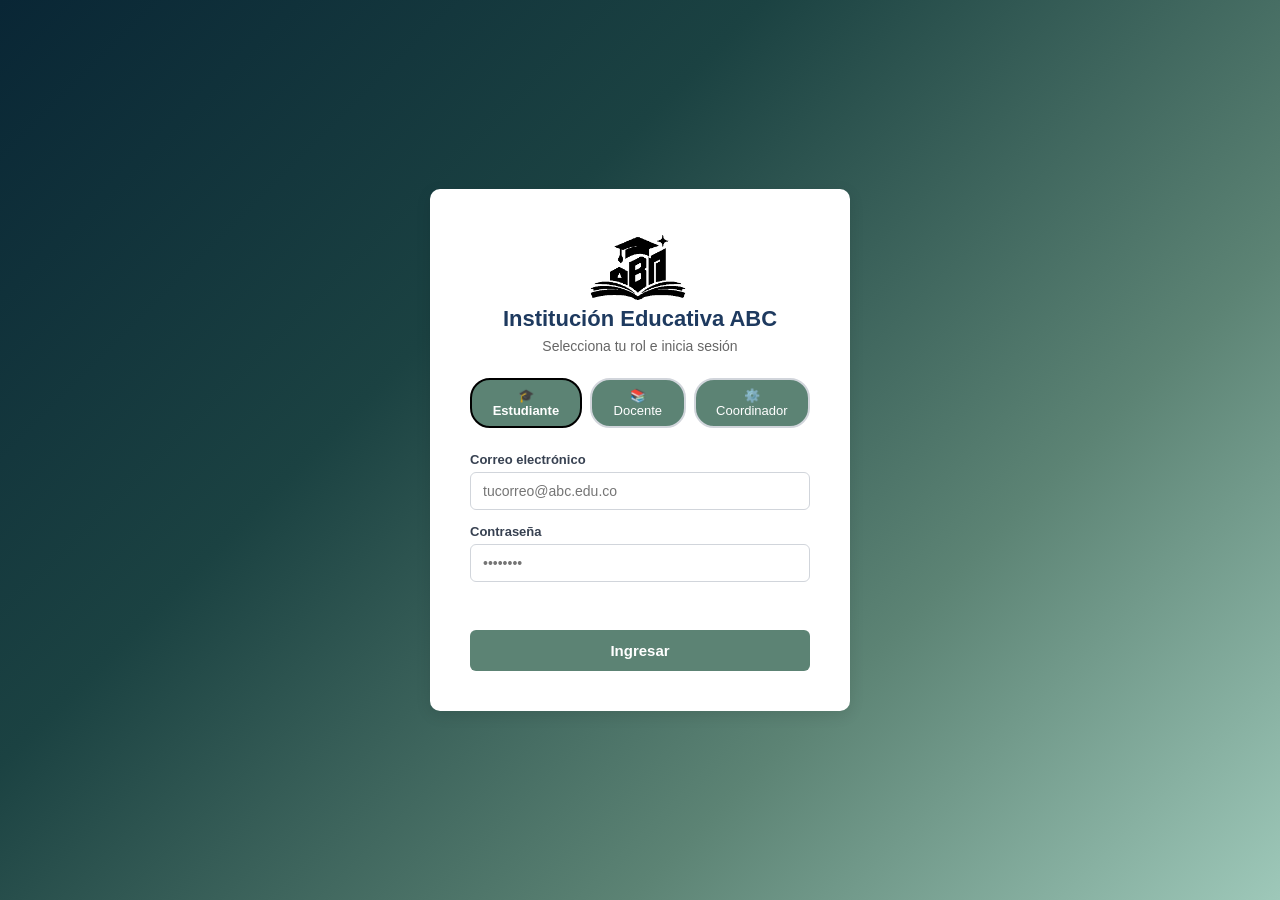
<file: index.html>
<!DOCTYPE html>
<html lang="es">
<head>
  <link rel="icon" type="image/png" href="/./images/favicon/favicon-96x96.png" sizes="96x96" />
  <link rel="icon" type="image/svg+xml" href="/./images/favicon/favicon.svg" />
  <link rel="shortcut icon" href="/./images/favicon/favicon.ico" />
  <link rel="apple-touch-icon" sizes="180x180" href="/./images/favicon/apple-touch-icon.png" />
  <link rel="manifest" href="/./images/favicon/site.webmanifest" />
  <meta charset="UTF-8" />
  <meta name="viewport" content="width=device-width, initial-scale=1.0"/>
  <title>LMS - Institución Educativa ABC</title>
  <link rel="stylesheet" href="./Styles/stylesLogin.css"/>
</head>
<body>

<div class="contenedor">
    <img src="./images/logo_negro.png" alt="Logo" width="40%">
    <h1>Institución Educativa ABC</h1>
    <p class="subtitulo">Selecciona tu rol e inicia sesión</p>

    <!-- Botones para elegir rol -->
    <div class="roles">
    <button class="btn-rol activo" onclick="cambiarRol('estudiante', this)">🎓 Estudiante</button>
    <button class="btn-rol" onclick="cambiarRol('docente', this)">📚 Docente</button>
    <button class="btn-rol" onclick="cambiarRol('coordinador', this)">⚙️ Coordinador</button>
    </div>

    <!-- Formulario de login -->
    <div class="formulario">


        <label for="correo">Correo electrónico</label>
        <input type="email" id="correo" placeholder="tucorreo@abc.edu.co" />

        <label for="contrasena">Contraseña</label>
        <input type="password" id="contrasena" placeholder="••••••••" />

        <p id="mensaje-error" class="error"></p>

        <button class="btn-ingresar" onclick="iniciarSesion()">Ingresar</button>

    </div>

</div>

<script src="./Scripts/loginIndex.js"></script>
</body>
</html>
</file>
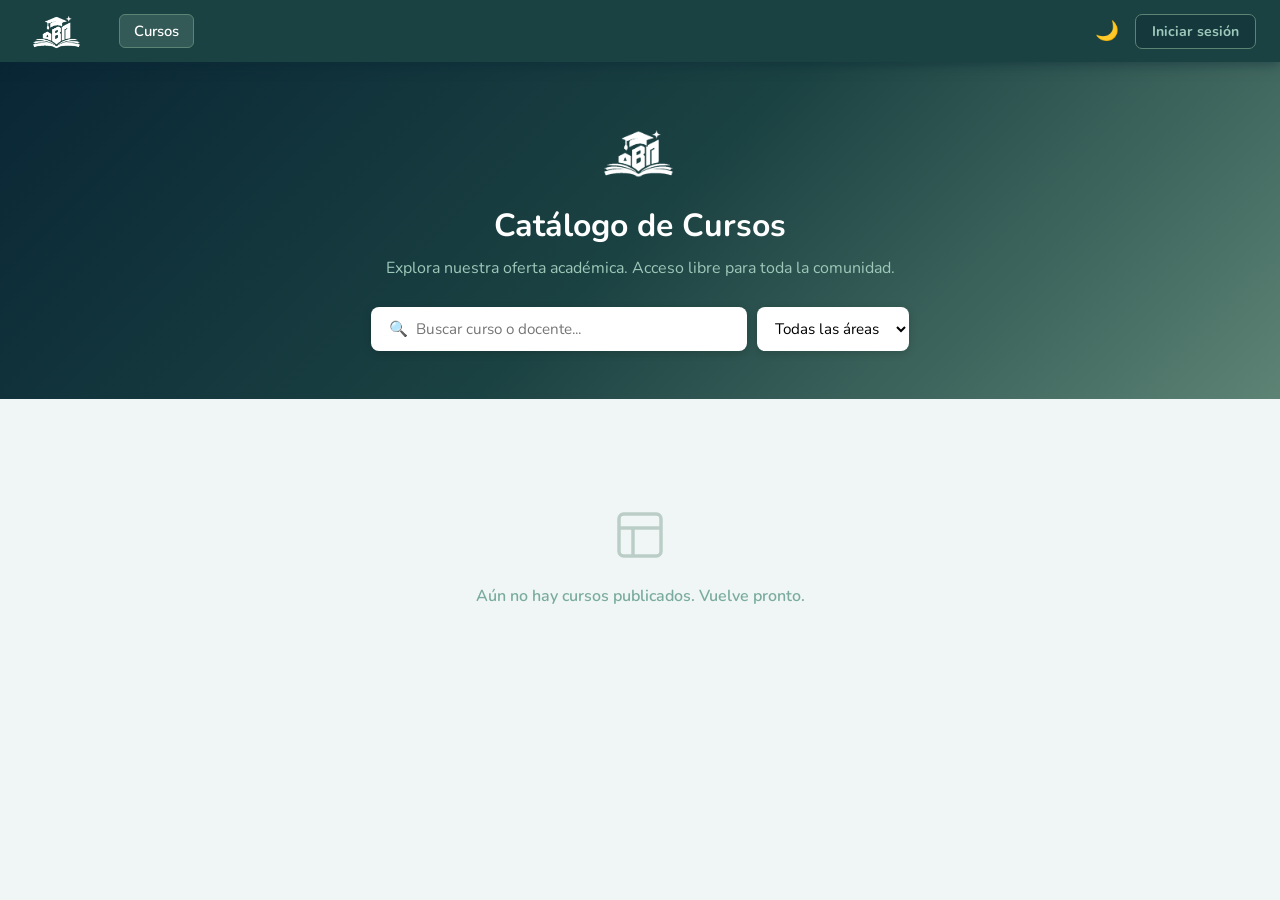
<file: Index.html>
<!DOCTYPE html>
<html lang="es">
<head>
  <link rel="icon" type="image/png" href="/./images/favicon/favicon-96x96.png" sizes="96x96" />
  <link rel="icon" type="image/svg+xml" href="/./images/favicon/favicon.svg" />
  <link rel="shortcut icon" href="/./images/favicon/favicon.ico" />
  <link rel="apple-touch-icon" sizes="180x180" href="/./images/favicon/apple-touch-icon.png" />
  <link rel="manifest" href="/./images/favicon/site.webmanifest" />
  <meta charset="UTF-8" />
  <meta name="viewport" content="width=device-width, initial-scale=1.0" />
  <title>Catálogo de Cursos — Institución Educativa ABC</title>
  <link rel="stylesheet" href="./Styles/Styles.css" />
  <link rel="stylesheet" href="./Styles/StylesIndex.css" />
</head>
<body>

  <!-- ── Navbar pública ────────────────────────────────── -->
  <header class="barraNav">
    <div class="logoBarra">
      <img src="./images/logo_blanco.png" alt="Logo" class="logo">
    </div>
    <nav class="menuStudent">
      <a href="./Index.html" class="nav-link active">Cursos</a>
    </nav>
    <div class="navControls">
      <button class="btnTheme" id="btnTheme" title="Cambiar tema">🌙</button>
      <a href="./pages/Login.html" class="btn-login-nav"> Iniciar sesión</a>
    </div>
  </header>

  <!-- ── Hero ──────────────────────────────────────────── -->
  <section class="hero">
    <img src="./images/logo_blanco.png" alt="Logo" class="hero-logo">
    <h1>Catálogo de Cursos</h1>
    <p>Explora nuestra oferta académica. Acceso libre para toda la comunidad.</p>
    <div class="search-wrap">
      <input type="text" id="busqueda" placeholder="🔍  Buscar curso o docente..." oninput="filtrar()" />
      <select id="filtroArea" onchange="filtrar()">
        <option value="">Todas las áreas</option>
      </select>
    </div>
  </section>

  <p class="resultado-info" id="infoResultados"></p>

  <!-- ── Grid de cursos ────────────────────────────────── -->
  <div class="grid-cursos" id="gridCursos"></div>

  <!-- ── Modal detalle ─────────────────────────────────── -->
  <div class="modal-overlay" id="modalOverlay" onclick="cerrarModal(event)">
    <div class="modal" id="modal">
      <div class="modal-header">
        <p class="modal-codigo" id="mCodigo"></p>
        <h2 class="modal-titulo" id="mNombre"></h2>
        <button class="btn-cerrar" onclick="cerrarModalBtn()">✕</button>
      </div>
      <div class="modal-body">
        <div class="modal-docente-card" id="mDocenteCard"></div>
        <p class="modal-desc" id="mDescripcion"></p>
        <p class="modulos-titulo">Módulos del curso</p>
        <div id="mModulos"></div>
      </div>
    </div>
  </div>

  <script src="./Scripts/ScriptIndex.js"></script>
</body>
</html>
</file>
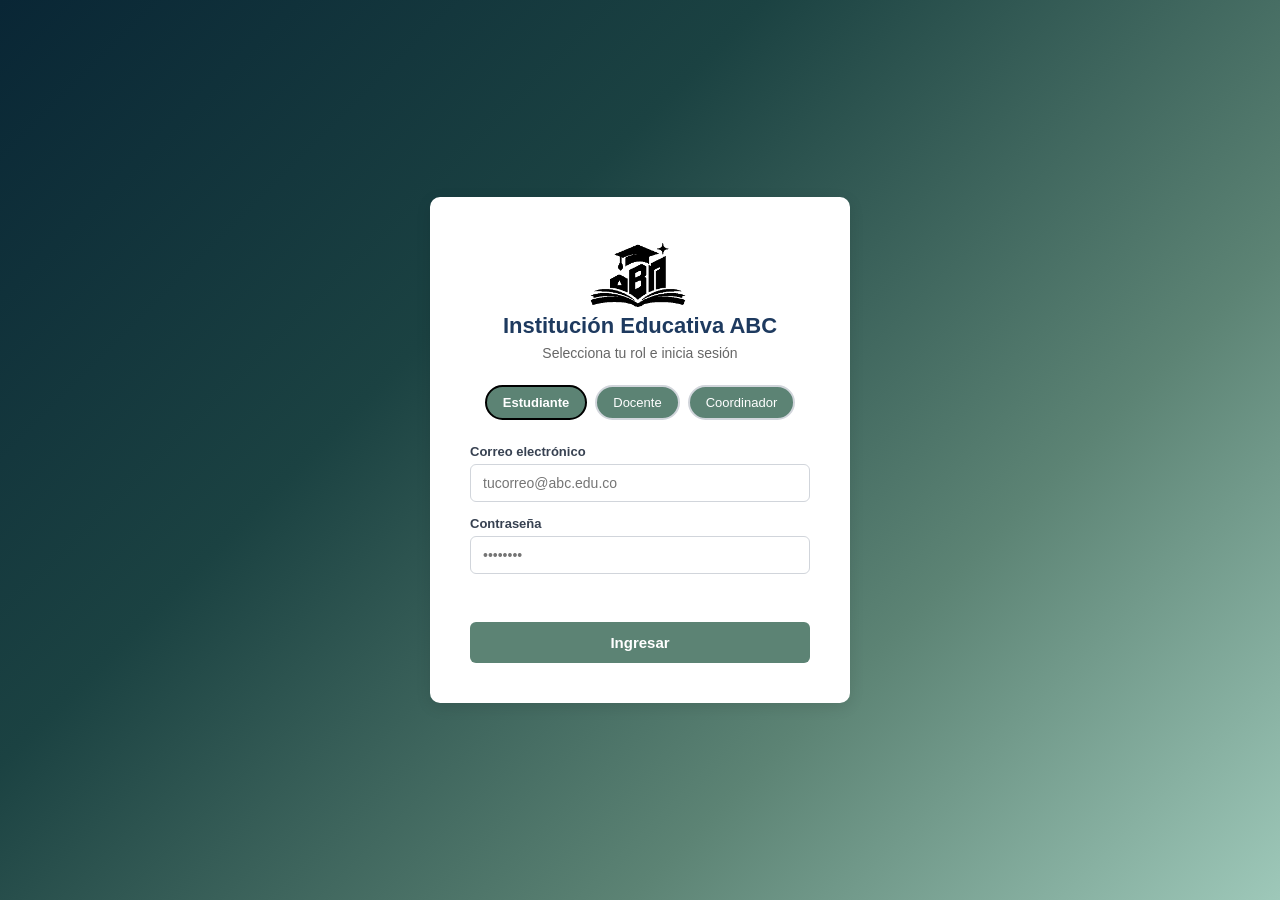
<file: Docentes.html>
<!DOCTYPE html>
<html lang="es">
<head>
  <meta charset="UTF-8">
  <title>Docentes</title>
  <link rel="stylesheet" href="Styles/Styles.css">
  <link rel="stylesheet" href="./Styles/Stylesdocentes.css">
</head>
<body>

  <header class="barraNav">
    <div class="logoBarra">
      <img src="images/logo_blanco.png" alt="Logo" class="logo">
    </div>
    <nav class="menuStudent">
      <a href="index.html" class="nav-link">Panel</a>
      <a href="#" class="nav-link">Cursos</a>
      <a href="Docentes.html" class="nav-link active">Docentes</a>
      <a href="#" class="nav-link">Administrativos</a>
    </nav>

    <div class="navControls">
      <button class="btnTheme" id="btnTheme" title="Cambiar tema">🌙</button>

      <select class="selectIdioma" id="selectIdioma">
        <option value="es">Español ▾</option>
        <option value="en">English ▾</option>
      </select>

      <div class="userMenu">
        <button class="userBtn" id="userBtn">
          <div class="userAvatar">
            <img src="images/ImagenPerfil.png" alt="Usuario">
          </div>
          <span class="userName">Andres Castellanos</span>
          <span class="arrow">▲</span>
        </button>

        <div class="dropdown" id="dropdown">
          <a href="#" class="dropItem">
            <img src="images/user.svg" class="dropIcon-img" alt="Mi perfil">
            Mi perfil
          </a>
          <a href="#" class="dropItem">
            <img src="images/settings.svg" class="dropIcon-img" alt="Ajustes">
            Ajustes
          </a>
          <div class="dropDivider"></div>
          <a href="#" class="dropItem logout">
            <img src="images/logout.svg" class="dropIcon-img" alt="Cerrar sesion">
            Cerrar sesión
          </a>
        </div>
      </div>
    </div>

  </header>

  <div class="pagina">

    <h2>Gestion de Docentes</h2>

    <div class="formulario">

      <input type="hidden" id="indiceEditar" value="-1">

      <label>Codigo:</label>
      <input type="text" id="codigo" placeholder="DOC-001">

      <label>Identificacion:</label>
      <input type="text" id="identificacion" placeholder="1098765432">

      <label>Nombres:</label>
      <input type="text" id="nombres" placeholder="Carlos">

      <label>Apellidos:</label>
      <input type="text" id="apellidos" placeholder="Martinez">

      <label>Email:</label>
      <input type="text" id="email" placeholder="correo@abc.edu.co">

      <label>URL foto:</label>
      <input type="text" id="foto" placeholder="https://...">

      <label>Area academica:</label>
      <select id="area">
        <option value="">Seleccionar...</option>
        <option>Biologia</option>
        <option>Informatica</option>
        <option>Matematicas</option>
        <option>Lengua Castellana</option>
        <option>Historia</option>
        <option>Fisica</option>
        <option>Quimica</option>
        <option>Artes</option>
        <option>Educacion Fisica</option>
      </select>

      <p id="error" style="color:red;"></p>

      <button onclick="guardar()">Guardar</button>
      <button onclick="limpiar()">Cancelar</button>

    </div>

    <h3>Lista de docentes</h3>

    <table id="tabla">
      <thead>
        <tr>
          <th>Foto</th>
          <th>Codigo</th>
          <th>Identificacion</th>
          <th>Nombres</th>
          <th>Apellidos</th>
          <th>Email</th>
          <th>Area</th>
          <th>Acciones</th>
        </tr>
      </thead>
      <tbody id="filas">
      </tbody>
    </table>

  </div>

  <script src="Scripts/barraNav.js"></script>
  <script src="Scripts/Scriptdocentes.js"></script>

</body>
</html>
</file>
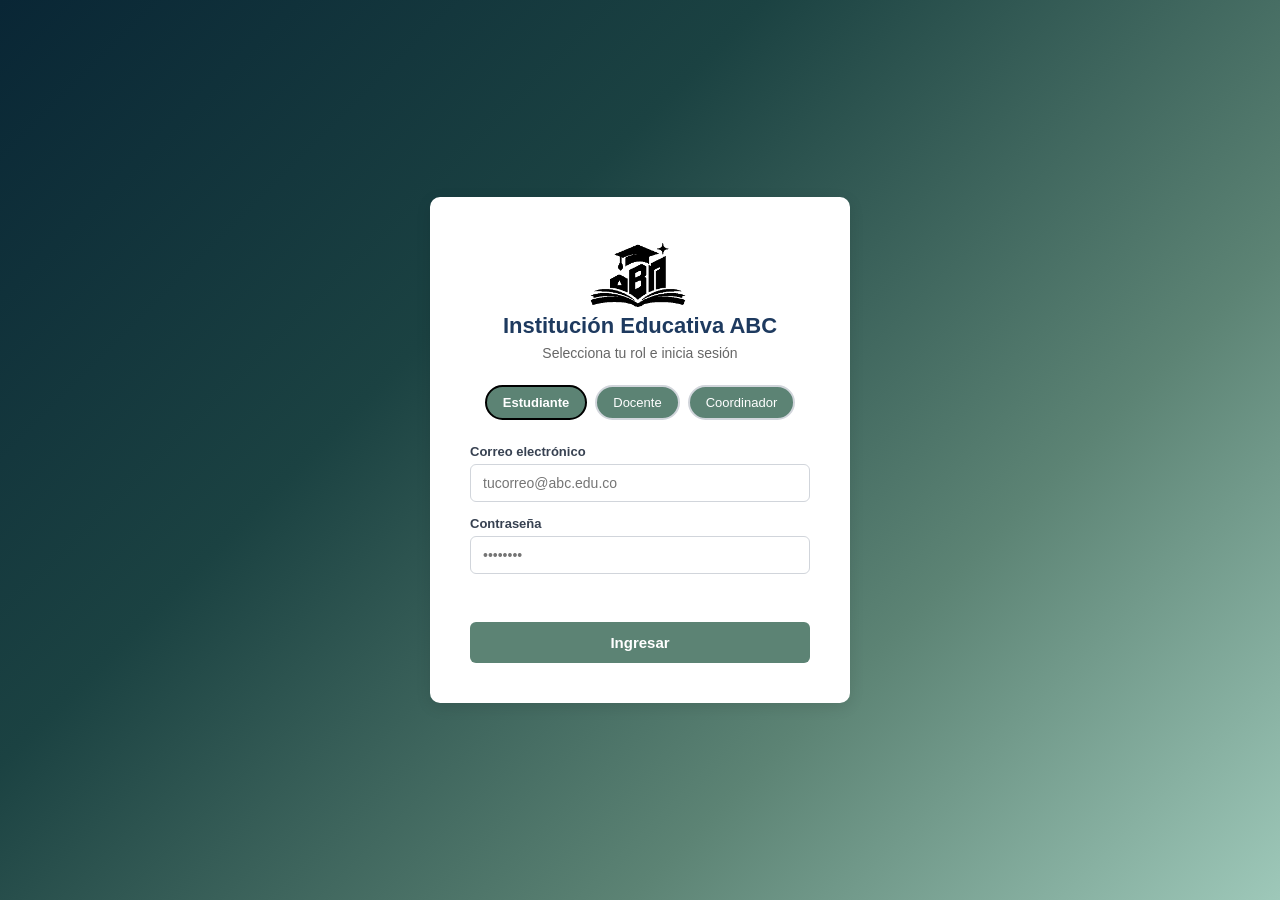
<file: pages/administrativos.html>
<!DOCTYPE html>
<html lang="es">
<head>
  <link rel="icon" type="image/png" href="/./images/favicon/favicon-96x96.png" sizes="96x96" />
  <link rel="icon" type="image/svg+xml" href="/./images/favicon/favicon.svg" />
  <link rel="shortcut icon" href="/./images/favicon/favicon.ico" />
  <link rel="apple-touch-icon" sizes="180x180" href="/./images/favicon/apple-touch-icon.png" />
  <link rel="manifest" href="/./images/favicon/site.webmanifest" />
  <meta charset="UTF-8">
  <meta name="viewport" content="width=device-width, initial-scale=1.0">
  <title>Administrativos - Institución Educativa ABC</title>
  <link rel="stylesheet" href="../Styles/Styles.css">
  <link rel="stylesheet" href="../Styles/StylesAdmin.css">
</head>
<body>

  <header class="barraNav">
    <div class="logoBarra">
      <img src="../images/logo_blanco.png" alt="Logo" class="logo">
    </div>

    <nav class="menuStudent">
      <a href="./principal.html" class="nav-link">Panel</a>
      <a href="./Cursos.html" class="nav-link">Cursos</a>
      <a href="./Docentes.html" class="nav-link">Docentes</a>
      <a href="./administrativos.html" class="nav-link active">Administrativos</a>
    </nav>

    <div class="navControls">
      <button class="btnTheme" id="btnTheme" title="Cambiar tema">🌙</button>

      <select class="selectIdioma" id="selectIdioma">
        <option value="es">Español ▾</option>
        <option value="en">English ▾</option>
      </select>

      <div class="userMenu">
        <button class="userBtn" id="userBtn">
          <div class="userAvatar">
            <img src="../images/ImagenPerfil.png" alt="Usuario">
          </div>
          <span class="userName">Usuario</span>
          <span class="arrow">▲</span>
        </button>

        <div class="dropdown" id="dropdown">
          <a href="./perfil.html" class="dropItem">
            <img src="../images/user.svg" class="dropIcon-img" alt="Mi perfil">
            Mi perfil
          </a>
          <a href="#" class="dropItem">
            <img src="../images/settings.svg" class="dropIcon-img" alt="Ajustes">
            Ajustes
          </a>
          <div class="dropDivider"></div>
          <a href="../index.html" class="dropItem logout">
            <img src="../images/logout.svg" class="dropIcon-img" alt="Cerrar sesión">
            Cerrar sesión
          </a>
        </div>
      </div>
    </div>
  </header>

  <div class="pagina">

    <div class="pagina-header">
      <div>
        <h2>Gestión de Administrativos</h2>
        <p class="pagina-subtitulo">Crea, edita y administra el personal administrativo de la institución.</p>
      </div>
      <button class="btn-nuevo" onclick="abrirFormulario()">+ Nuevo Administrativo</button>
    </div>

    <!-- Barra de búsqueda -->
    <div class="barra-busqueda">
      <input type="text" id="busqueda" placeholder="🔍  Buscar por nombre, cargo, email..." oninput="filtrarTabla()">
      <span class="contador" id="contador">0 registros</span>
    </div>

    <!-- Tabla -->
    <div class="tabla-wrapper">
      <table id="tablaAdmins">
        <thead>
          <tr>
            <th>Identificación</th>
            <th>Nombres</th>
            <th>Apellidos</th>
            <th>Email</th>
            <th>Teléfono</th>
            <th>Cargo</th>
            <th>Acciones</th>
          </tr>
        </thead>
        <tbody id="filasAdmins"></tbody>
      </table>
    </div>

  </div>

  <!-- Modal formulario -->
  <div class="modal-overlay" id="modalOverlay" onclick="cerrarModalOverlay(event)">
    <div class="modal" id="modal">

      <div class="modal-header">
        <h3 id="tituloModal">Nuevo Administrativo</h3>
        <button class="modal-close" onclick="cerrarFormulario()">✕</button>
      </div>

      <div class="modal-body">
        <input type="hidden" id="indiceEditar" value="-1">

        <div class="form-grid">
          <div class="form-group">
            <label for="identificacion">Identificación <span class="req">*</span></label>
            <input type="text" id="identificacion" placeholder="1098765432">
          </div>

          <input type="hidden" id="cargo" value="Administrativo">

          <div class="form-group">
            <label for="nombres">Nombres <span class="req">*</span></label>
            <input type="text" id="nombres" placeholder="Carlos Andrés">
          </div>

          <div class="form-group">
            <label for="apellidos">Apellidos <span class="req">*</span></label>
            <input type="text" id="apellidos" placeholder="Martínez López">
          </div>

          <div class="form-group">
            <label for="email">Email <span class="req">*</span></label>
            <input type="email" id="email" placeholder="correo@abc.edu.co">
          </div>

          <div class="form-group">
            <label for="telefono">Teléfono <span class="req">*</span></label>
            <input type="text" id="telefono" placeholder="3001234567">
          </div>

          <div class="form-group form-group--full">
            <label for="contrasena">Contraseña de acceso <span class="req">*</span></label>
            <div class="input-pass">
              <input type="password" id="contrasena" placeholder="Mínimo 6 caracteres">
              <button type="button" class="toggle-pass" onclick="togglePass()">👁</button>
            </div>
            <small class="hint">Esta contraseña le permitirá iniciar sesión como <strong>coordinador</strong>.</small>
          </div>
        </div>

        <p id="errorAdmin" class="error-msg"></p>
      </div>

      <div class="modal-footer">
        <button class="btn-cancelar" onclick="cerrarFormulario()">Cancelar</button>
        <button class="btn-guardar" onclick="guardar()">Guardar</button>
      </div>

    </div>
  </div>

  <script src="../Scripts/barraNav.js"></script>
  <script src="../Scripts/admins.js"></script>
</body>
</html>
</file>
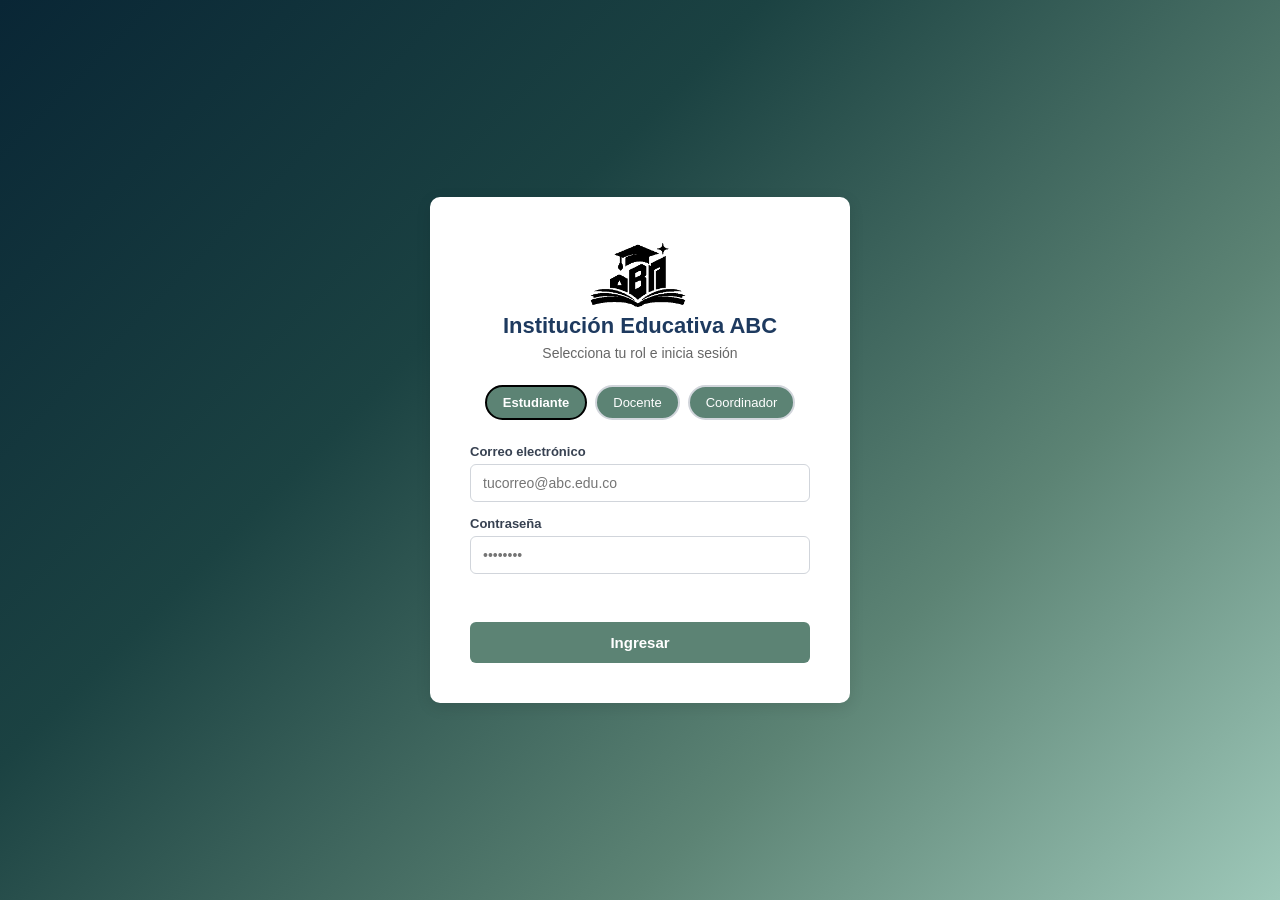
<file: pages/Cursos.html>
<!DOCTYPE html>
<html lang="es">
<head>
  <link rel="icon" type="image/png" href="/./images/favicon/favicon-96x96.png" sizes="96x96" />
  <link rel="icon" type="image/svg+xml" href="/./images/favicon/favicon.svg" />
  <link rel="shortcut icon" href="/./images/favicon/favicon.ico" />
  <link rel="apple-touch-icon" sizes="180x180" href="/./images/favicon/apple-touch-icon.png" />
  <link rel="manifest" href="/./images/favicon/site.webmanifest" />
  <meta charset="UTF-8">
  <title>Cursos</title>
  <link rel="stylesheet" href="../Styles/Styles.css">
  <link rel="stylesheet" href="../Styles/Stylescursos.css">
</head>
<body>

  <header class="barraNav">
    <div class="logoBarra">
      <img src="../images/logo_blanco.png" alt="Logo" class="logo">
    </div>
    <nav class="menuStudent">
      <a href="./principal.html" class="nav-link">Panel</a>
      <a href="./cursos.html" class="nav-link active">Cursos</a>
      <a href="./Docentes.html" class="nav-link">Docentes</a>
      <a href="./administrativos.html" class="nav-link">Administrativos</a>
    </nav>

    <div class="navControls">
      <button class="btnTheme" id="btnTheme" title="Cambiar tema">🌙</button>

      <select class="selectIdioma" id="selectIdioma">
        <option value="es">Español ▾</option>
        <option value="en">English ▾</option>
      </select>

      <div class="userMenu">
        <button class="userBtn" id="userBtn">
          <div class="userAvatar">
            <img src="../images/ImagenPerfil.png" alt="Usuario">
          </div>
          <span class="userName"></span>
          <span class="arrow">▲</span>
        </button>

        <div class="dropdown" id="dropdown">
          <a href="./perfil.html" class="dropItem">
            <img src="../images/user.svg" class="dropIcon-img" alt="Mi perfil">
            Mi perfil
          </a>
          <a href="#" class="dropItem">
            <img src="../images/settings.svg" class="dropIcon-img" alt="Ajustes">
            Ajustes
          </a>
          <div class="dropDivider"></div>
          <a href="../Index.html" class="dropItem logout">
            <img src="../images/logout.svg" class="dropIcon-img" alt="Cerrar sesion">
            Cerrar sesión
          </a>
        </div>
      </div>
    </div>
  </header>

  <div class="pagina">

    <!-- TABS de navegación -->
    <div class="tabs">
      <button class="tab activo" onclick="mostrarSeccion('seccionCursos', this)">Cursos</button>
      <button class="tab" onclick="mostrarSeccion('seccionModulos', this)">Módulos</button>
      <button class="tab" onclick="mostrarSeccion('seccionLecciones', this)">Lecciones</button>
    </div>

    <!-- ==================== SECCIÓN CURSOS ==================== -->
    <div id="seccionCursos" class="seccion">

      <h2>Gestión de Cursos</h2>

      <div class="formulario">
        <input type="hidden" id="indiceCurso" value="-1">

        <label>Código:</label>
        <input type="text" id="codigoCurso" placeholder="CUR-001">

        <label>Nombre:</label>
        <input type="text" id="nombreCurso" placeholder="Introducción a la Biología">

        <label>Descripción:</label>
        <textarea id="descripcionCurso" placeholder="Descripción del curso..."></textarea>

        <label>Docente:</label>
        <select id="docenteCurso">
          <option value="">Seleccionar docente...</option>
        </select>

        <p id="errorCurso" style="color:red;"></p>

        <button onclick="guardarCurso()">Guardar</button>
        <button onclick="limpiarCurso()">Cancelar</button>
      </div>

      <h3>Lista de Cursos</h3>

      <table id="tablaCursos">
        <thead>
          <tr>
            <th>Código</th>
            <th>Nombre</th>
            <th>Descripción</th>
            <th>Docente</th>
            <th>Acciones</th>
          </tr>
        </thead>
        <tbody id="filasCursos"></tbody>
      </table>

    </div>

    <!-- ==================== SECCIÓN MÓDULOS ==================== -->
    <div id="seccionModulos" class="seccion" style="display:none;">

      <h2>Gestión de Módulos</h2>

      <div class="formulario">
        <input type="hidden" id="indiceModulo" value="-1">

        <label>Código:</label>
        <input type="text" id="codigoModulo" placeholder="MOD-001">

        <label>Nombre:</label>
        <input type="text" id="nombreModulo" placeholder="Nombre del módulo">

        <label>Descripción:</label>
        <textarea id="descripcionModulo" placeholder="Descripción del módulo..."></textarea>

        <label>Curso al que pertenece:</label>
        <select id="cursoModulo">
          <option value="">Seleccionar curso...</option>
        </select>

        <p id="errorModulo" style="color:red;"></p>

        <button onclick="guardarModulo()">Guardar</button>
        <button onclick="limpiarModulo()">Cancelar</button>
      </div>

      <h3>Lista de Módulos</h3>

      <table id="tablaModulos">
        <thead>
          <tr>
            <th>Código</th>
            <th>Nombre</th>
            <th>Descripción</th>
            <th>Curso</th>
            <th>Acciones</th>
          </tr>
        </thead>
        <tbody id="filasModulos"></tbody>
      </table>

    </div>

    <!-- ==================== SECCIÓN LECCIONES ==================== -->
    <div id="seccionLecciones" class="seccion" style="display:none;">

      <h2>Gestión de Lecciones</h2>

      <div class="formulario">
        <input type="hidden" id="indiceLeccion" value="-1">

        <label>Título:</label>
        <input type="text" id="tituloLeccion" placeholder="Título de la lección">

        <label>Intensidad horaria (horas):</label>
        <input type="number" id="horasLeccion" placeholder="2" min="1">

        <label>Contenido:</label>
        <textarea id="contenidoLeccion" placeholder="Material de estudio..."></textarea>

        <label>Multimedia (URL de video, PDF o imagen):</label>
        <input type="text" id="multimediaLeccion" placeholder="https://...">

        <label>Módulo al que pertenece:</label>
        <select id="moduloLeccion">
          <option value="">Seleccionar módulo...</option>
        </select>

        <p id="errorLeccion" style="color:red;"></p>

        <button onclick="guardarLeccion()">Guardar</button>
        <button onclick="limpiarLeccion()">Cancelar</button>
      </div>

      <h3>Lista de Lecciones</h3>

      <table id="tablaLecciones">
        <thead>
          <tr>
            <th>Título</th>
            <th>Horas</th>
            <th>Contenido</th>
            <th>Multimedia</th>
            <th>Módulo</th>
            <th>Acciones</th>
          </tr>
        </thead>
        <tbody id="filasLecciones"></tbody>
      </table>

    </div>

  </div>

  <script src="../Scripts/barraNav.js"></script>
  <script src="../Scripts/Scriptcursos.js"></script>

</body>
</html>
</file>
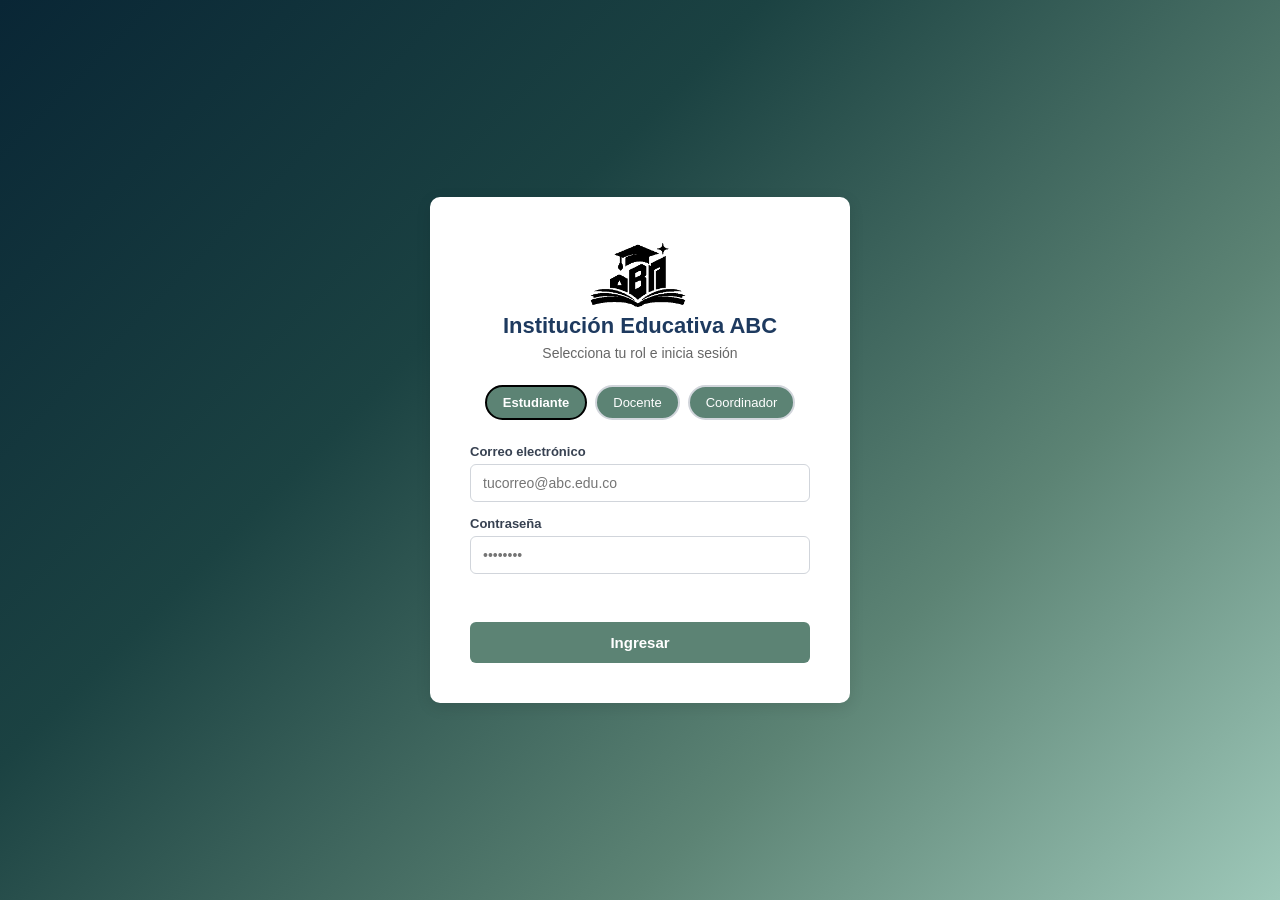
<file: pages/Docentes.html>
<!DOCTYPE html>
<html lang="es">
<head>
  <link rel="icon" type="image/png" href="/./images/favicon/favicon-96x96.png" sizes="96x96" />
  <link rel="icon" type="image/svg+xml" href="/./images/favicon/favicon.svg" />
  <link rel="shortcut icon" href="/./images/favicon/favicon.ico" />
  <link rel="apple-touch-icon" sizes="180x180" href="/./images/favicon/apple-touch-icon.png" />
  <link rel="manifest" href="/./images/favicon/site.webmanifest" />
  <meta charset="UTF-8">
  <title>Docentes</title>
  <link rel="stylesheet" href="../Styles/Styles.css">
  <link rel="stylesheet" href="../Styles/Stylesdocentes.css">
</head>
<body>

  <header class="barraNav">
    <div class="logoBarra">
      <img src="../images/logo_blanco.png" alt="Logo" class="logo">
    </div>
    <nav class="menuStudent">
      <a href="./principal.html" class="nav-link">Panel</a>
      <a href="./Cursos.html" class="nav-link">Cursos</a>
      <a href="./Docentes.html" class="nav-link active">Docentes</a>
      <a href="./administrativos.html" class="nav-link">Administrativos</a>
    </nav>

    <div class="navControls">
      <button class="btnTheme" id="btnTheme" title="Cambiar tema">🌙</button>

      <select class="selectIdioma" id="selectIdioma">
        <option value="es">Español ▾</option>
        <option value="en">English ▾</option>
      </select>

      <div class="userMenu">
        <button class="userBtn" id="userBtn">
          <div class="userAvatar">
            <img src="../images/ImagenPerfil.png" alt="Usuario">
          </div>
          <span class="userName"></span>
          <span class="arrow">▲</span>
        </button>

        <div class="dropdown" id="dropdown">
          <a href="./perfil.html" class="dropItem">
            <img src="../images/user.svg" class="dropIcon-img" alt="Mi perfil">
            Mi perfil
          </a>
          <a href="#" class="dropItem">
            <img src="../images/settings.svg" class="dropIcon-img" alt="Ajustes">
            Ajustes
          </a>
          <div class="dropDivider"></div>
          <a href="../Index.html" class="dropItem logout">
            <img src="../images/logout.svg" class="dropIcon-img" alt="Cerrar sesion">
            Cerrar sesión
          </a>
        </div>
      </div>
    </div>

  </header>

  <div class="pagina">

    <h2>Gestion de Docentes</h2>

    <div class="formulario">

      <input type="hidden" id="indiceEditar" value="-1">

      <label>Codigo:</label>
      <input type="text" id="codigo" placeholder="DOC-001">

      <label>Identificacion:</label>
      <input type="text" id="identificacion" placeholder="1098765432">

      <label>Nombres:</label>
      <input type="text" id="nombres" placeholder="Carlos">

      <label>Apellidos:</label>
      <input type="text" id="apellidos" placeholder="Martinez">

      <label>Email:</label>
      <input type="text" id="email" placeholder="correo@abc.edu.co">

      <label>URL foto:</label>
      <input type="text" id="foto" placeholder="https://...">

      <label>Area academica:</label>
      <select id="area">
        <option value="">Seleccionar...</option>
        <option>Biologia</option>
        <option>Informatica</option>
        <option>Matematicas</option>
        <option>Lengua Castellana</option>
        <option>Historia</option>
        <option>Fisica</option>
        <option>Quimica</option>
        <option>Artes</option>
        <option>Educacion Fisica</option>
      </select>

      <p id="error" style="color:red;"></p>

      <button onclick="guardar()">Guardar</button>
      <button onclick="limpiar()">Cancelar</button>

    </div>

    <h3>Lista de docentes</h3>

    <table id="tabla">
      <thead>
        <tr>
          <th>Foto</th>
          <th>Codigo</th>
          <th>Identificacion</th>
          <th>Nombres</th>
          <th>Apellidos</th>
          <th>Email</th>
          <th>Area</th>
          <th>Acciones</th>
        </tr>
      </thead>
      <tbody id="filas">
      </tbody>
    </table>

  </div>

  <script src="../Scripts/barraNav.js"></script>
  <script src="../Scripts/Scriptdocentes.js"></script>

</body>
</html>
</file>
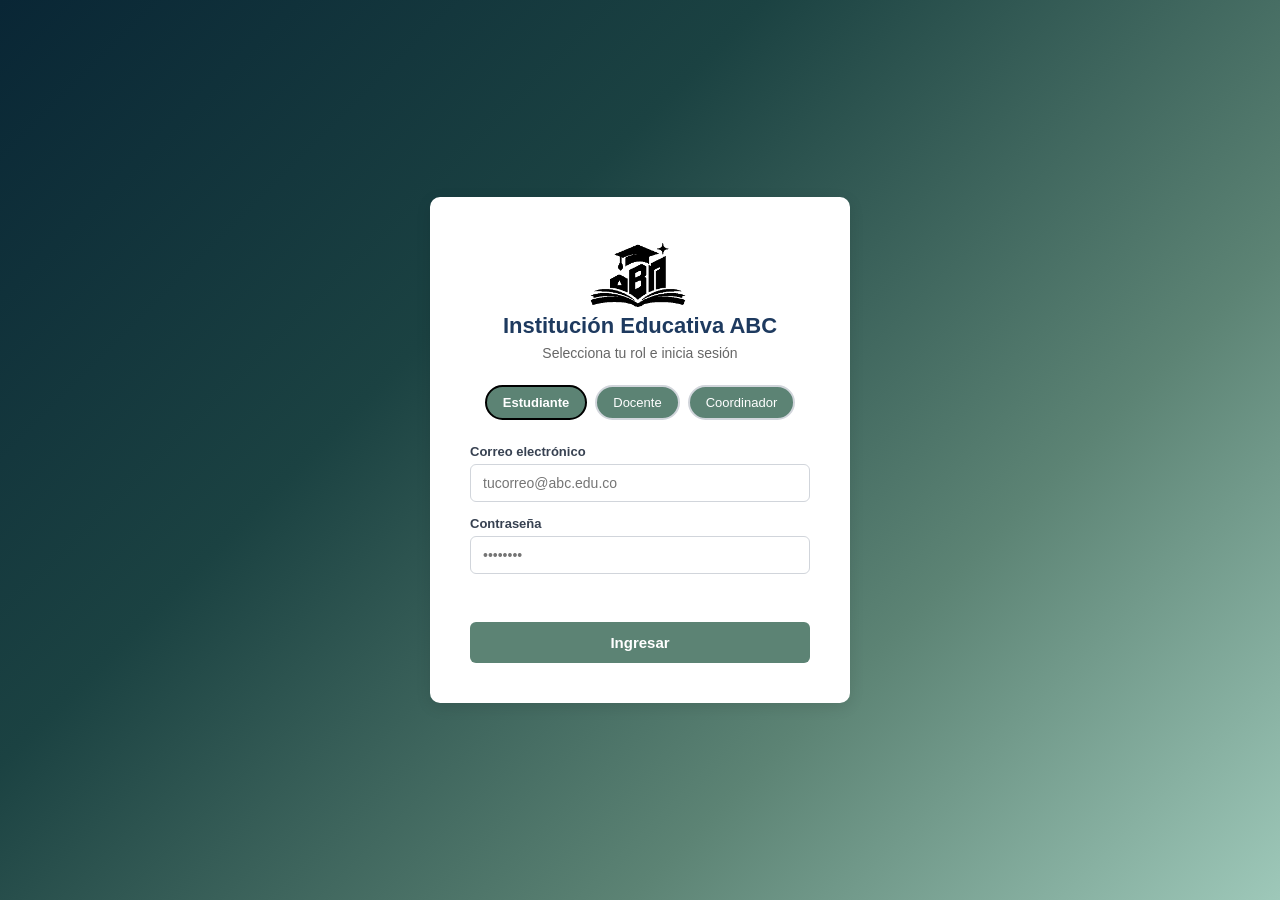
<file: pages/Login.html>
<!DOCTYPE html>
<html lang="es">
<head>
  <link rel="icon" type="image/png" href="/./images/favicon/favicon-96x96.png" sizes="96x96" />
  <link rel="icon" type="image/svg+xml" href="/./images/favicon/favicon.svg" />
  <link rel="shortcut icon" href="/./images/favicon/favicon.ico" />
  <link rel="apple-touch-icon" sizes="180x180" href="/./images/favicon/apple-touch-icon.png" />
  <link rel="manifest" href="/./images/favicon/site.webmanifest" />
  <meta charset="UTF-8" />
  <meta name="viewport" content="width=device-width, initial-scale=1.0"/>
  <title>LMS - Institución Educativa ABC</title>
  <link rel="stylesheet" href="../Styles/stylesLogin.css"/>
</head>
<body>

<div class="contenedor">
    <img src="../images/logo_negro.png" alt="Logo" width="40%">
    <h1>Institución Educativa ABC</h1>
    <p class="subtitulo">Selecciona tu rol e inicia sesión</p>

    <!-- Botones para elegir rol -->
    <div class="roles">
    <button class="btn-rol activo" onclick="cambiarRol('estudiante', this)"> Estudiante</button>
    <button class="btn-rol" onclick="cambiarRol('docente', this)"> Docente</button>
    <button class="btn-rol" onclick="cambiarRol('coordinador', this)"> Coordinador</button>
    </div>

    <!-- Formulario de login -->
    <div class="formulario">


        <label for="correo">Correo electrónico</label>
        <input type="email" id="correo" placeholder="tucorreo@abc.edu.co" />

        <label for="contrasena">Contraseña</label>
        <input type="password" id="contrasena" placeholder="••••••••" />

        <p id="mensaje-error" class="error"></p>

        <button class="btn-ingresar" onclick="iniciarSesion()">Ingresar</button>

    </div>

</div>

<script src="../Scripts/loginIndex.js"></script>
</body>
</html>
</file>
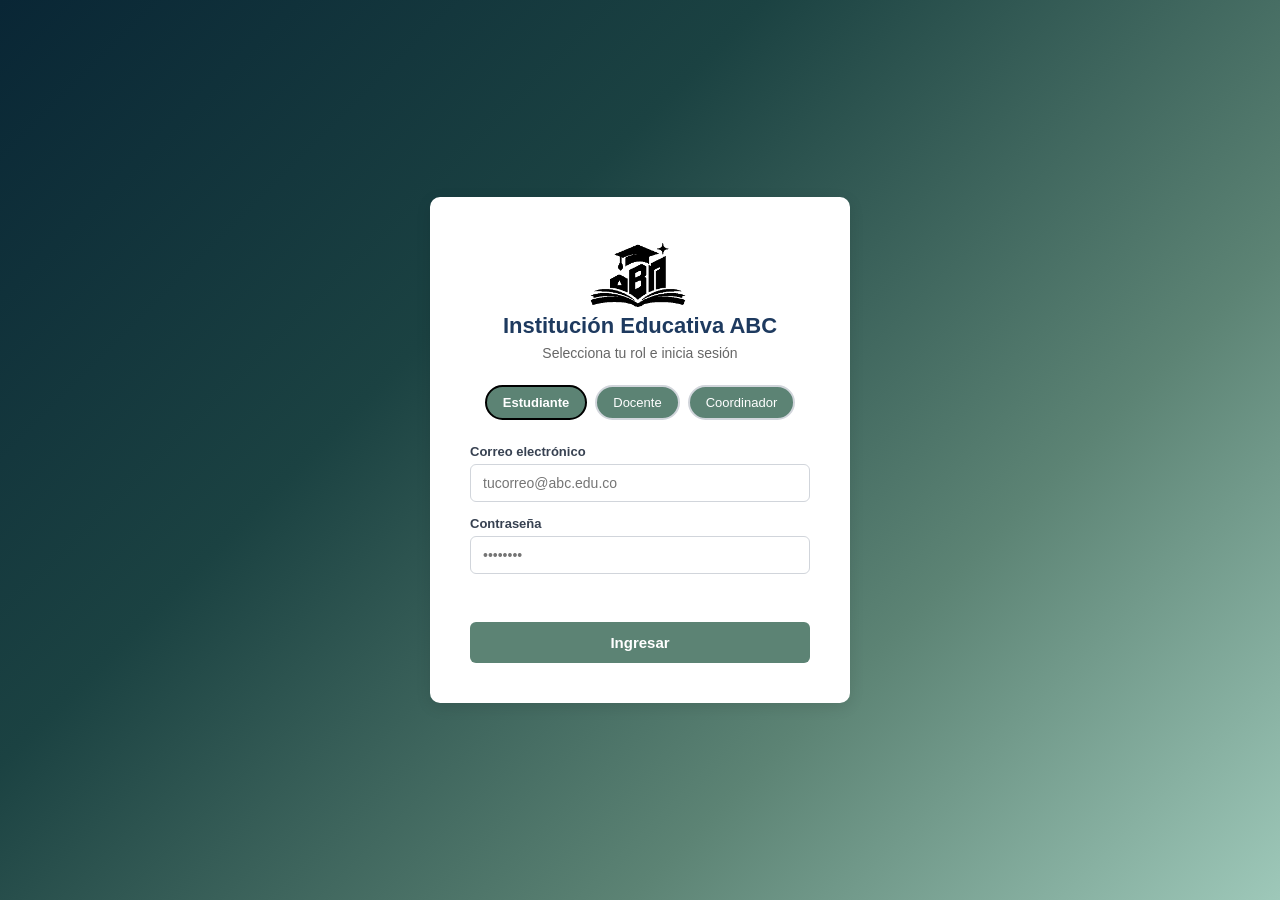
<file: pages/perfil.html>
<!DOCTYPE html>
<html lang="es">
<head>
  <link rel="icon" type="image/png" href="/./images/favicon/favicon-96x96.png" sizes="96x96" />
  <link rel="icon" type="image/svg+xml" href="/./images/favicon/favicon.svg" />
  <link rel="shortcut icon" href="/./images/favicon/favicon.ico" />
  <link rel="apple-touch-icon" sizes="180x180" href="/./images/favicon/apple-touch-icon.png" />
  <link rel="manifest" href="/./images/favicon/site.webmanifest" />
  <meta charset="UTF-8">
  <meta name="viewport" content="width=device-width, initial-scale=1.0">
  <title>Mi Perfil - Institución Educativa ABC</title>
  <link rel="stylesheet" href="../Styles/Styles.css">
  <link rel="stylesheet" href="../Styles/Stylesperfil.css">
</head>
<body>

  <header class="barraNav">
    <div class="logoBarra">
      <img src="../images/logo_blanco.png" alt="Logo" class="logo">
    </div>
    <nav class="menuStudent">
      <a href="./principal.html" class="nav-link">Panel</a>
      <a href="./Cursos.html" class="nav-link">Cursos</a>
      <a href="./Docentes.html" class="nav-link">Docentes</a>
      <a href="./administrativos.html" class="nav-link">Administrativos</a>
    </nav>
    <div class="navControls">
      <button class="btnTheme" id="btnTheme" title="Cambiar tema">🌙</button>
      <select class="selectIdioma" id="selectIdioma">
        <option value="es">Español ▾</option>
        <option value="en">English ▾</option>
      </select>
      <div class="userMenu">
        <button class="userBtn" id="userBtn">
          <div class="userAvatar">
            <img src="../images/ImagenPerfil.png" alt="Usuario" id="fotoNavbar">
          </div>
          <span class="userName" id="nombreNavbar">Usuario</span>
          <span class="arrow">▲</span>
        </button>
        <div class="dropdown" id="dropdown">
          <a href="./perfil.html" class="dropItem">
            <img src="../images/user.svg" class="dropIcon-img" alt="Mi perfil">
            Mi perfil
          </a>
          <a href="#" class="dropItem">
            <img src="../images/settings.svg" class="dropIcon-img" alt="Ajustes">
            Ajustes
          </a>
          <div class="dropDivider"></div>
          <a href="../index.html" class="dropItem logout">
            <img src="../images/logout.svg" class="dropIcon-img" alt="Cerrar sesión">
            Cerrar sesión
          </a>
        </div>
      </div>
    </div>
  </header>

  <div class="perfil-page">

    <!-- Cabecera del perfil -->
    <div class="perfil-hero">
      <div class="hero-banner"></div>
      <div class="hero-info">
        <div class="avatar-wrap">
          <img src="../images/ImagenPerfil.png" alt="Foto de perfil" id="fotoPerfil" class="avatar-img">
        </div>
        <div class="hero-texto">
          <h1 id="heroNombre">—</h1>
          <p id="heroRol" class="hero-rol">—</p>
        </div>
      </div>
    </div>

    <div class="perfil-contenido">

      <!-- Información Personal -->
      <section class="card-seccion">
        <div class="seccion-header">
          <h2>Información Personal</h2>
          <button class="btn-editar-seccion" id="btnEditarPersonal" onclick="toggleEditar('personal')">Editar</button>
        </div>
        <div class="campos-grid" id="grupoPersonal">
          <div class="campo-grupo">
            <label>Nombre completo</label>
            <input type="text" id="nombreCompleto" placeholder="Ingresa tu nombre completo" disabled>
          </div>
          <div class="campo-grupo">
            <label>Correo electrónico</label>
            <input type="email" id="correo" placeholder="correo@abc.edu.co" disabled>
          </div>
          <div class="campo-grupo">
            <label>Teléfono</label>
            <input type="text" id="telefono" placeholder="3001234567" disabled>
          </div>
          <div class="campo-grupo">
            <label>Dirección</label>
            <input type="text" id="direccion" placeholder="Calle 123 # 45-67, Ciudad" disabled>
          </div>
          <div class="campo-grupo">
            <label>Fecha de nacimiento</label>
            <input type="date" id="fechaNacimiento" disabled>
          </div>
          <div class="campo-grupo">
            <label>Género</label>
            <select id="genero" disabled>
              <option value="">Seleccionar...</option>
              <option value="Masculino">Masculino</option>
              <option value="Femenino">Femenino</option>
              <option value="Otro">Otro</option>
              <option value="Prefiero no decir">Prefiero no decir</option>
            </select>
          </div>
        </div>
        <div class="seccion-acciones" id="accionesPersonal" style="display:none;">
          <button class="btn-cancelar-edit" onclick="cancelarEditar('personal')">Cancelar</button>
          <button class="btn-guardar-edit" onclick="guardarSeccion('personal')">Guardar cambios</button>
        </div>
      </section>

      <!-- Información Institucional -->
      <section class="card-seccion">
        <div class="seccion-header">
          <h2>Información Institucional</h2>
          <button class="btn-editar-seccion" id="btnEditarInstitucional" onclick="toggleEditar('institucional')">Editar</button>
        </div>
        <div class="campos-grid" id="grupoInstitucional">
          <div class="campo-grupo">
            <label>Identificación</label>
            <input type="text" id="identificacion" placeholder="Número de identificación" disabled>
          </div>
          <div class="campo-grupo">
            <label>Rol en la institución</label>
            <input type="text" id="rolInstitucion" placeholder="—" disabled>
          </div>
          <div class="campo-grupo">
            <label>Código / ID institucional</label>
            <input type="text" id="codigoInstitucional" placeholder="Ej. EST-001" disabled>
          </div>
          <div class="campo-grupo">
            <label>Área / Grado</label>
            <input type="text" id="areaGrado" placeholder="Ej. Grado 10° / Informática" disabled>
          </div>
          <div class="campo-grupo">
            <label>Fecha de ingreso</label>
            <input type="date" id="fechaIngreso" disabled>
          </div>
          <div class="campo-grupo">
            <label>Estado</label>
            <select id="estadoUsuario" disabled>
              <option value="Activo">Activo</option>
              <option value="Inactivo">Inactivo</option>
              <option value="En proceso">En proceso</option>
            </select>
          </div>
        </div>
        <div class="seccion-acciones" id="accionesInstitucional" style="display:none;">
          <button class="btn-cancelar-edit" onclick="cancelarEditar('institucional')">Cancelar</button>
          <button class="btn-guardar-edit" onclick="guardarSeccion('institucional')">Guardar cambios</button>
        </div>
      </section>

      <!-- Seguridad -->
      <section class="card-seccion">
        <div class="seccion-header">
          <h2>Seguridad</h2>
          <button class="btn-editar-seccion" id="btnEditarSeguridad" onclick="toggleEditar('seguridad')">Editar</button>
        </div>
        <div class="campos-grid" id="grupoSeguridad">
          <div class="campo-grupo">
            <label>Contraseña actual</label>
            <input type="password" id="passActual" placeholder="••••••••" disabled>
          </div>
          <div class="campo-grupo">
            <label>Nueva contraseña</label>
            <input type="password" id="passNueva" placeholder="Mínimo 6 caracteres" disabled>
          </div>
          <div class="campo-grupo">
            <label>Confirmar nueva contraseña</label>
            <input type="password" id="passConfirmar" placeholder="Repite la nueva contraseña" disabled>
          </div>
        </div>
        <p id="errorSeguridad" class="error-msg"></p>
        <p id="okSeguridad" class="ok-msg"></p>
        <div class="seccion-acciones" id="accionesSeguridad" style="display:none;">
          <button class="btn-cancelar-edit" onclick="cancelarEditar('seguridad')">Cancelar</button>
          <button class="btn-guardar-edit" onclick="guardarSeguridad()">Actualizar contraseña</button>
        </div>
      </section>

    </div>
  </div>

  <script src="../Scripts/barraNav.js"></script>
  <script src="../Scripts/perfil.js"></script>
</body>
</html>
</file>
<file: Styles/stylesLogin.css>
/* Estilos generales */
* {
  margin: 0;
  padding: 0;
  box-sizing: border-box;
}

body {
  font-family: Arial, sans-serif;
  background: linear-gradient(135deg, #092635 0%, #1B4242 35%, #5C8374 70%, #9EC8B9 100%);
  display: flex;
  justify-content: center;
  align-items: center;
  min-height: 100vh;
}

/* Caja principal */
.contenedor {
  background-color: white;
  padding: 40px;
  border-radius: 10px;
  box-shadow: 0 4px 15px rgba(0, 0, 0, 0.1);
  width: 100%;
  max-width: 420px;
  text-align: center;
}

h1 {
  font-size: 22px;
  color: #1e3a5f;
  margin-bottom: 6px;
}

.subtitulo {
  font-size: 14px;
  color: #666;
  margin-bottom: 24px;
}

/* Botones de rol */
.roles {
  display: flex;
  gap: 8px;
  justify-content: center;
  margin-bottom: 24px;
}

.btn-rol {
  padding: 8px 16px;
  border: 2px solid #d1d5db;
  border-radius: 20px;
  background-color: #5C8374 ;
  cursor: pointer;
  font-size: 13px;
  color: white;
  transition: all 0.2s;
}

.btn-rol:hover {
  border-color: #092635;
}

.btn-rol.activo {
  background-color: #5C8374;
  border-color: black;
  color: white;
  font-weight: bold;
}

/* Formulario */
.formulario {
  text-align: left;
}



label {
  display: block;
  font-size: 13px;
  font-weight: bold;
  color: #374151;
  margin-bottom: 5px;
  margin-top: 14px;
}

input {
  width: 100%;
  padding: 10px 12px;
  border: 1px solid #d1d5db;
  border-radius: 6px;
  font-size: 14px;
  outline: none;
  transition: border-color 0.2s;
}

input:focus {
  border-color: #3b82f6;
}

/* Mensaje de error */
.error {
  color: #ef4444;
  font-size: 13px;
  margin-top: 10px;
  min-height: 18px;
}

/* Botón ingresar */
.btn-ingresar {
  width: 100%;
  padding: 12px;
  background-color: #5C8374;
  color: white;
  border: none;
  border-radius: 6px;
  font-size: 15px;
  font-weight: bold;
  cursor: pointer;
  margin-top: 20px;
  transition: background-color 0.2s;
}

.btn-ingresar:hover {
  background-color: #1B4242;
}
</file>
<file: Styles/Styles.css>
@import url('https://fonts.googleapis.com/css2?family=Nunito:wght@400;600;700&display=swap');

:root {
  --primary:  #092635;
  --second:   #1B4242;
  --third:    #5C8374;
  --fourth:   #9EC8B9;

  --nav-bg:        var(--second);
  --nav-text:      var(--fourth);
  --nav-hover:     #ffffff;
  --active-bg:     rgba(158, 200, 185, 0.18);
  --active-border: var(--third);
  --shadow:        0 2px 12px rgba(9, 38, 53, 0.5);

  --dropdown-bg:    #ffffff;
  --dropdown-text:  #1B4242;
  --dropdown-hover: #eef6f4;
}

body {
  margin: 0;
  font-family: 'Nunito', sans-serif;
  padding-top: 62px;
  background: #f0f6f5;
  transition: background 0.3s, color 0.3s;
}

body.dark-mode {
  background: var(--primary);
  color: var(--fourth);
  --dropdown-bg:    var(--second);
  --dropdown-text:  var(--fourth);
  --dropdown-hover: rgba(92, 131, 116, 0.25);
}

/* ─── NAVBAR ─────────────────────────────────── */
.barraNav {
  position: fixed;
  top: 0;
  left: 0;
  width: 100%;
  background: var(--nav-bg);
  color: var(--nav-text);
  display: flex;
  align-items: center;
  padding: 0 24px;
  height: 62px;
  box-shadow: var(--shadow);
  z-index: 1000;
  box-sizing: border-box;
  gap: 16px;
}

/* Logo */
.logoBarra { display: flex; align-items: center; flex-shrink: 0; }
.logo { height: 36px; width: auto; }

/* Nav links */
.menuStudent { display: flex; align-items: center; gap: 4px; margin-left: 12px; }

.nav-link {
  color: var(--fourth);
  text-decoration: none;
  font-size: 0.92rem;
  font-weight: 600;
  padding: 6px 14px;
  border-radius: 6px;
  transition: background 0.2s, color 0.2s;
}
.nav-link:hover {
  color: #ffffff;
  background: rgba(158, 200, 185, 0.15);
}
.nav-link.active {
  background: var(--active-bg);
  color: #ffffff;
  border: 1px solid var(--active-border);
}

/* Controls */
.navControls { display: flex; align-items: center; gap: 10px; margin-left: auto; }

/* Theme button */
.btnTheme {
  background: transparent;
  border: none;
  cursor: pointer;
  font-size: 1.2rem;
  padding: 4px 6px;
  border-radius: 6px;
  transition: background 0.2s;
  line-height: 1;
}
.btnTheme:hover { background: rgba(158, 200, 185, 0.15); }

/* Language select */
.selectIdioma {
  background: rgba(9, 38, 53, 0.4);
  border: 1px solid var(--third);
  color: var(--fourth);
  font-family: 'Nunito', sans-serif;
  font-size: 0.88rem;
  font-weight: 600;
  padding: 5px 10px;
  border-radius: 6px;
  cursor: pointer;
  outline: none;
  appearance: none;
  -webkit-appearance: none;
}
.selectIdioma option { background: var(--second); color: var(--fourth); }

/* User button */
.userMenu { position: relative; }

.userBtn {
  display: flex;
  align-items: center;
  gap: 8px;
  background: rgba(9, 38, 53, 0.4);
  border: 1px solid var(--third);
  color: var(--fourth);
  font-family: 'Nunito', sans-serif;
  font-size: 0.88rem;
  font-weight: 700;
  padding: 6px 12px;
  border-radius: 6px;
  cursor: pointer;
  transition: background 0.2s;
}
.userBtn:hover { background: rgba(92, 131, 116, 0.3); }

.userAvatar {
  width: 30px;
  height: 30px;
  border-radius: 50%;
  background: var(--third);
  display: flex;
  align-items: center;
  justify-content: center;
  flex-shrink: 0;
  overflow: hidden;
}
.userAvatar svg { fill: var(--fourth); }
.userAvatar img {
    width: 100%;
    height: 100%;
    object-fit: cover; /* ← esto fuerza todo a blanco */
  }

.userName { white-space: nowrap; }
.arrow { font-size: 0.65rem; transition: transform 0.25s; transform: rotate(180deg); }

/* Dropdown */
.dropdown {
  display: none;
  position: absolute;
  top: calc(100% + 8px);
  right: 0;
  background: var(--dropdown-bg);
  color: var(--dropdown-text);
  min-width: 185px;
  border-radius: 10px;
  box-shadow: 0 8px 24px rgba(9, 38, 53, 0.22);
  overflow: hidden;
  z-index: 2000;
  animation: fadeDown 0.18s ease;
  border: 1px solid rgba(92,131,116,0.15);
}
.dropdown.show { display: block; }

@keyframes fadeDown {
  from { opacity: 0; transform: translateY(-6px); }
  to   { opacity: 1; transform: translateY(0); }
}

.dropItem {
  display: flex;
  align-items: center;
  gap: 10px;
  padding: 12px 18px;
  color: var(--dropdown-text);
  text-decoration: none;
  font-size: 0.92rem;
  font-weight: 600;
  transition: background 0.15s;
}
.dropItem:hover { background: var(--dropdown-hover); }
.dropItem.logout { color:--dropdown-text; }
.dropItem.logout svg { fill: #c0392b; }

.dropIcon.blue { fill: var(--second); }
.dropIcon.gray { fill: var(--third); }
.dropIcon-img {
  width: 18px;
  height: 18px;
  object-fit: contain;
  filter: brightness(0) saturate(100%) invert(25%) sepia(50%) saturate(400%) hue-rotate(130deg);
  flex-shrink: 0;
}

.dropDivider { height: 1px; background: rgba(92,131,116,0.2); margin: 4px 0; }
</file>
<file: Styles/StylesIndex.css>
/* ══════════════════════════════════════════════════
   StylesCatalogo.css
   Estilos para la página pública de cursos
   ══════════════════════════════════════════════════ */

/* ── Botón login en navbar ──────────────────────── */
.btn-login-nav {
    background: rgba(9, 38, 53, 0.35);
    border: 1px solid #5C8374;
    color: #9EC8B9;
    text-decoration: none;
    padding: 7px 16px;
    border-radius: 7px;
    font-size: 0.88rem;
    font-weight: 700;
    font-family: 'Nunito', sans-serif;
    transition: background 0.2s;
  }
  .btn-login-nav:hover {
    background: rgba(92, 131, 116, 0.3);
  }
  
  /* ── Hero ───────────────────────────────────────── */
  .hero {
    background: linear-gradient(135deg, #092635 0%, #1B4242 50%, #5C8374 100%);
    color: #fff;
    padding: 64px 32px 48px;
    text-align: center;
  }
  .hero-logo {
    height: 52px;
    margin-bottom: 20px;
    filter: brightness(0) invert(1);
  }
  .hero h1 {
    font-size: 2rem;
    font-weight: 700;
    margin: 0 0 10px;
    color: #fff;
  }
  .hero p {
    font-size: 1rem;
    color: #9EC8B9;
    margin: 0 0 28px;
  }
  
  /* ── Barra de búsqueda ──────────────────────────── */
  .search-wrap {
    display: flex;
    justify-content: center;
    gap: 10px;
    flex-wrap: wrap;
  }
  .search-wrap input {
    width: 340px;
    max-width: 90vw;
    padding: 11px 18px;
    border-radius: 8px;
    border: none;
    font-family: 'Nunito', sans-serif;
    font-size: 0.95rem;
    outline: none;
    box-shadow: 0 2px 8px rgba(0, 0, 0, 0.15);
  }
  .search-wrap select {
    padding: 11px 14px;
    border-radius: 8px;
    border: none;
    font-family: 'Nunito', sans-serif;
    font-size: 0.95rem;
    background: #fff;
    cursor: pointer;
    outline: none;
    box-shadow: 0 2px 8px rgba(0, 0, 0, 0.15);
  }
  
  /* ── Contador de resultados ─────────────────────── */
  .resultado-info {
    max-width: 1100px;
    margin: 28px auto 0;
    padding: 0 24px;
    font-size: 0.88rem;
    color: #5C8374;
    font-weight: 600;
  }
  
  /* ── Grid de cursos ─────────────────────────────── */
  .grid-cursos {
    display: grid;
    grid-template-columns: repeat(auto-fill, minmax(300px, 1fr));
    gap: 22px;
    max-width: 1100px;
    margin: 16px auto 60px;
    padding: 0 24px;
  }
  
  /* ── Tarjeta de curso ───────────────────────────── */
  .card-curso {
    background: #fff;
    border-radius: 14px;
    box-shadow: 0 2px 14px rgba(9, 38, 53, 0.09);
    overflow: hidden;
    display: flex;
    flex-direction: column;
    transition: transform 0.18s, box-shadow 0.18s;
    cursor: pointer;
  }
  .card-curso:hover {
    transform: translateY(-4px);
    box-shadow: 0 8px 28px rgba(9, 38, 53, 0.15);
  }
  .card-banner {
    height: 8px;
    background: linear-gradient(90deg, #1B4242, #5C8374);
  }
  .card-body {
    padding: 22px 22px 16px;
    flex: 1;
    display: flex;
    flex-direction: column;
    gap: 8px;
  }
  .card-codigo {
    font-size: 0.75rem;
    font-weight: 700;
    color: #5C8374;
    text-transform: uppercase;
    letter-spacing: 0.06em;
  }
  .card-nombre {
    font-size: 1.08rem;
    font-weight: 700;
    color: #092635;
    margin: 0;
    line-height: 1.35;
  }
  .card-descripcion {
    font-size: 0.88rem;
    color: #4b6a64;
    line-height: 1.5;
    flex: 1;
    display: -webkit-box;
    -webkit-line-clamp: 3;
    -webkit-box-orient: vertical;
    overflow: hidden;
  }
  .card-docente {
    display: flex;
    align-items: center;
    gap: 8px;
    margin-top: 6px;
  }
  .docente-avatar {
    width: 30px;
    height: 30px;
    border-radius: 50%;
    object-fit: cover;
    border: 2px solid #9EC8B9;
    flex-shrink: 0;
  }
  .docente-nombre {
    font-size: 0.83rem;
    font-weight: 600;
    color: #1B4242;
  }
  .docente-area {
    font-size: 0.75rem;
    color: #5C8374;
  }
  .card-footer {
    padding: 12px 22px 16px;
    display: flex;
    align-items: center;
    justify-content: space-between;
    border-top: 1px solid #eef4f2;
  }
  .badge-modulos {
    font-size: 0.78rem;
    font-weight: 700;
    background: #eef6f4;
    color: #1B4242;
    padding: 4px 10px;
    border-radius: 20px;
  }
  .btn-ver {
    font-size: 0.82rem;
    font-weight: 700;
    color: #fff;
    background: #1B4242;
    border: none;
    padding: 7px 16px;
    border-radius: 7px;
    cursor: pointer;
    transition: background 0.2s;
    font-family: 'Nunito', sans-serif;
  }
  .btn-ver:hover {
    background: #092635;
  }
  
  /* ── Estado vacío ───────────────────────────────── */
  .vacio {
    text-align: center;
    padding: 80px 24px;
    color: #7aab9e;
    grid-column: 1 / -1;
  }
  .vacio svg {
    opacity: 0.35;
    margin-bottom: 16px;
  }
  .vacio p {
    font-size: 1rem;
    font-weight: 600;
    margin: 0;
  }
  
  /* ── Modal detalle ──────────────────────────────── */
  .modal-overlay {
    display: none;
    position: fixed;
    inset: 0;
    background: rgba(9, 38, 53, 0.55);
    z-index: 3000;
    align-items: center;
    justify-content: center;
    padding: 20px;
  }
  .modal-overlay.activo {
    display: flex;
  }
  .modal {
    background: #fff;
    border-radius: 16px;
    max-width: 640px;
    width: 100%;
    max-height: 88vh;
    overflow-y: auto;
    box-shadow: 0 16px 48px rgba(9, 38, 53, 0.25);
    animation: fadeUp 0.22s ease;
  }
  @keyframes fadeUp {
    from { opacity: 0; transform: translateY(16px); }
    to   { opacity: 1; transform: translateY(0); }
  }
  .modal-header {
    background: linear-gradient(135deg, #092635, #1B4242);
    padding: 28px 28px 22px;
    border-radius: 16px 16px 0 0;
    position: relative;
  }
  .modal-codigo {
    font-size: 0.75rem;
    font-weight: 700;
    color: #9EC8B9;
    text-transform: uppercase;
    letter-spacing: 0.08em;
    margin-bottom: 6px;
  }
  .modal-titulo {
    font-size: 1.35rem;
    font-weight: 700;
    color: #fff;
    margin: 0;
  }
  .btn-cerrar {
    position: absolute;
    top: 16px;
    right: 18px;
    background: rgba(255, 255, 255, 0.15);
    border: none;
    color: #fff;
    font-size: 1.2rem;
    width: 32px;
    height: 32px;
    border-radius: 50%;
    cursor: pointer;
    display: flex;
    align-items: center;
    justify-content: center;
    transition: background 0.2s;
  }
  .btn-cerrar:hover {
    background: rgba(255, 255, 255, 0.3);
  }
  .modal-body {
    padding: 26px 28px 28px;
  }
  .modal-docente-card {
    display: flex;
    align-items: center;
    gap: 14px;
    background: #f0f8f5;
    border-radius: 10px;
    padding: 14px 16px;
    margin-bottom: 20px;
  }
  .modal-docente-card img {
    width: 48px;
    height: 48px;
    border-radius: 50%;
    object-fit: cover;
    border: 2px solid #9EC8B9;
  }
  .modal-docente-info strong {
    font-size: 0.95rem;
    color: #092635;
    display: block;
  }
  .modal-docente-info span {
    font-size: 0.8rem;
    color: #5C8374;
  }
  .modal-desc {
    font-size: 0.93rem;
    color: #3a5a52;
    line-height: 1.65;
    margin-bottom: 24px;
  }
  .modulos-titulo {
    font-size: 0.78rem;
    font-weight: 700;
    text-transform: uppercase;
    letter-spacing: 0.07em;
    color: #5C8374;
    margin-bottom: 10px;
  }
  .modulo-item {
    border: 1px solid #dceee9;
    border-radius: 10px;
    margin-bottom: 10px;
    overflow: hidden;
  }
  .modulo-header {
    display: flex;
    align-items: center;
    justify-content: space-between;
    padding: 12px 16px;
    background: #f7fbfa;
    cursor: pointer;
    gap: 10px;
  }
  .modulo-header:hover {
    background: #eef6f3;
  }
  .modulo-nombre {
    font-size: 0.9rem;
    font-weight: 700;
    color: #1B4242;
  }
  .modulo-desc-short {
    font-size: 0.78rem;
    color: #7aab9e;
  }
  .modulo-toggle {
    font-size: 0.75rem;
    color: #5C8374;
    transition: transform 0.2s;
  }
  .modulo-toggle.abierto {
    transform: rotate(180deg);
  }
  .lecciones-lista {
    display: none;
    padding: 4px 16px 12px;
    border-top: 1px solid #dceee9;
    background: #fff;
  }
  .lecciones-lista.visible {
    display: block;
  }
  .leccion-item {
    display: flex;
    align-items: flex-start;
    gap: 12px;
    padding: 10px 0;
    border-bottom: 1px solid #f0f6f4;
  }
  .leccion-item:last-child {
    border-bottom: none;
  }
  .leccion-num {
    min-width: 24px;
    height: 24px;
    border-radius: 50%;
    background: #1B4242;
    color: #fff;
    font-size: 0.72rem;
    font-weight: 700;
    display: flex;
    align-items: center;
    justify-content: center;
    flex-shrink: 0;
    margin-top: 1px;
  }
  .leccion-titulo {
    font-size: 0.88rem;
    font-weight: 700;
    color: #092635;
  }
  .leccion-horas {
    font-size: 0.75rem;
    color: #5C8374;
    margin-top: 2px;
  }
  .leccion-link {
    font-size: 0.75rem;
    color: #1B4242;
    text-decoration: none;
    font-weight: 700;
    margin-top: 4px;
    display: inline-flex;
    align-items: center;
    gap: 4px;
  }
  .leccion-link:hover {
    text-decoration: underline;
  }
  .sin-lecciones {
    font-size: 0.82rem;
    color: #aac9c0;
    padding: 8px 0;
  }
  
  /* ── Dark mode ──────────────────────────────────── */
  body.dark-mode .card-curso         { background: #1B4242; }
  body.dark-mode .card-nombre        { color: #9EC8B9; }
  body.dark-mode .card-descripcion   { color: #7aab9e; }
  body.dark-mode .docente-nombre     { color: #9EC8B9; }
  body.dark-mode .card-footer        { border-color: rgba(92, 131, 116, 0.2); }
  body.dark-mode .badge-modulos      { background: rgba(92, 131, 116, 0.2); color: #9EC8B9; }
  body.dark-mode .modal              { background: #1B4242; }
  body.dark-mode .modal-desc         { color: #9EC8B9; }
  body.dark-mode .modal-docente-card { background: rgba(9, 38, 53, 0.4); }
  body.dark-mode .modal-docente-info strong { color: #9EC8B9; }
  body.dark-mode .modulo-header      { background: rgba(9, 38, 53, 0.3); }
  body.dark-mode .modulo-header:hover{ background: rgba(9, 38, 53, 0.5); }
  body.dark-mode .modulo-nombre      { color: #9EC8B9; }
  body.dark-mode .lecciones-lista    { background: rgba(9, 38, 53, 0.2); border-color: rgba(92, 131, 116, 0.25); }
  body.dark-mode .modulo-item        { border-color: rgba(92, 131, 116, 0.25); }
  body.dark-mode .leccion-titulo     { color: #9EC8B9; }
  body.dark-mode .leccion-item       { border-color: rgba(92, 131, 116, 0.15); }
  body.dark-mode .resultado-info     { color: #7aab9e; }
</file>
<file: Styles/Stylesdocentes.css>
.pagina {
    padding: 30px;
    max-width: 1100px;
    margin: 0 auto;
}

.pagina h2 {
    color: #1B4242;
    font-size: 24px;
    margin-bottom: 20px;
    border-bottom: 3px solid #9EC8B9;
    padding-bottom: 8px;
}

.pagina h3 {
    color: #1B4242;
    margin-top: 35px;
    margin-bottom: 10px;
    font-size: 18px;
}

/* formulario */

.formulario {
    background-color: white;
    padding: 25px;
    border: 1px solid #d0e8e0;
    border-radius: 10px;
    width: 420px;
    box-shadow: 0 2px 8px rgba(0,0,0,0.08);
    margin: 0 auto;
}

.formulario label {
    display: block;
    margin-top: 12px;
    font-weight: bold;
    color: #1B4242;
    font-size: 14px;
}

.formulario input,
.formulario select {
    width: 100%;
    padding: 8px 10px;
    margin-top: 4px;
    border: 1px solid #ccc;
    border-radius: 6px;
    font-size: 14px;
    color: #333;
}

.formulario input:focus,
.formulario select:focus {
    outline: none;
    border-color: #5C8374;
    box-shadow: 0 0 0 2px rgba(92, 131, 116, 0.2);
}

.formulario button {
    margin-top: 18px;
    margin-right: 8px;
    padding: 9px 20px;
    border: none;
    border-radius: 6px;
    cursor: pointer;
    font-size: 14px;
    font-weight: bold;
}

.formulario button:first-of-type {
    background-color: #1B4242;
    color: white;
}

.formulario button:first-of-type:hover {
    background-color: #5C8374;
}

.formulario button:last-of-type {
    background-color: #e0e0e0;
    color: #444;
}

.formulario button:last-of-type:hover {
    background-color: #ccc;
}

/* tabla */

#tabla {
    margin-top: 10px;
    border-collapse: collapse;
    width: 100%;
    background-color: white;
    border-radius: 10px;
    overflow: hidden;
    box-shadow: 0 2px 8px rgba(0,0,0,0.08);
    border: 1px solid #d0e8e0;
}

#tabla th {
    background-color: #1B4242;
    color: #9EC8B9;
    padding: 12px 14px;
    text-align: left;
    font-size: 13px;
    letter-spacing: 0.5px;
}

#tabla td {
    padding: 10px 14px;
    border-bottom: 1px solid #eef4f2;
    font-size: 14px;
    color: #333;
}

#tabla tr:last-child td {
    border-bottom: none;
}

#tabla tr:hover {
    background-color: #f4faf8;
}

#tabla img {
    width: 42px;
    height: 42px;
    border-radius: 50%;
    object-fit: cover;
    border: 2px solid #9EC8B9;
}

#tabla button {
    padding: 5px 12px;
    border: none;
    border-radius: 5px;
    cursor: pointer;
    color: white;
    font-size: 13px;
    font-weight: bold;
    margin-right: 5px;
}
</file>
<file: Styles/StylesAdmin.css>
/* ── PÁGINA ─────────────────────────────────────── */
.pagina {
    padding: 30px;
    max-width: 1200px;
    margin: 0 auto;
}

.pagina-header {
    display: flex;
    align-items: flex-start;
    justify-content: space-between;
    gap: 16px;
    margin-bottom: 24px;
    flex-wrap: wrap;
}

.pagina h2 {
    color: #1B4242;
    font-size: 24px;
    margin: 0 0 4px 0;
    border-bottom: 3px solid #9EC8B9;
    padding-bottom: 8px;
}

.pagina-subtitulo {
    color: #5C8374;
    font-size: 14px;
    margin: 0;
}

body.dark-mode .pagina h2 { color: #9EC8B9; }
body.dark-mode .pagina-subtitulo { color: #9EC8B9; }

/* ── BOTÓN NUEVO ────────────────────────────────── */
.btn-nuevo {
    background-color: #1B4242;
    color: white;
    border: none;
    padding: 10px 20px;
    border-radius: 8px;
    font-size: 14px;
    font-weight: 700;
    cursor: pointer;
    font-family: 'Nunito', sans-serif;
    white-space: nowrap;
    transition: background 0.2s, transform 0.1s;
    flex-shrink: 0;
}
.btn-nuevo:hover { background-color: #5C8374; transform: translateY(-1px); }

/* ── BARRA DE BÚSQUEDA ──────────────────────────── */
.barra-busqueda {
    display: flex;
    align-items: center;
    gap: 14px;
    margin-bottom: 16px;
    flex-wrap: wrap;
}

.barra-busqueda input {
    flex: 1;
    min-width: 200px;
    padding: 10px 14px;
    border: 1px solid #d0e8e0;
    border-radius: 8px;
    font-size: 14px;
    font-family: 'Nunito', sans-serif;
    background: white;
    color: #333;
    transition: border-color 0.2s, box-shadow 0.2s;
}
.barra-busqueda input:focus {
    outline: none;
    border-color: #5C8374;
    box-shadow: 0 0 0 3px rgba(92, 131, 116, 0.15);
}

body.dark-mode .barra-busqueda input {
    background: #1B4242;
    border-color: #5C8374;
    color: #9EC8B9;
}

.contador {
    font-size: 13px;
    color: #5C8374;
    font-weight: 600;
    white-space: nowrap;
}

/* ── TABLA ──────────────────────────────────────── */
.tabla-wrapper {
    overflow-x: auto;
    border-radius: 10px;
    box-shadow: 0 2px 12px rgba(9, 38, 53, 0.09);
    border: 1px solid #d0e8e0;
}

#tablaAdmins {
    border-collapse: collapse;
    width: 100%;
    background-color: white;
    min-width: 700px;
}

#tablaAdmins th {
    background-color: #1B4242;
    color: #9EC8B9;
    padding: 13px 16px;
    text-align: left;
    font-size: 13px;
    letter-spacing: 0.5px;
    white-space: nowrap;
}

#tablaAdmins td {
    padding: 11px 16px;
    border-bottom: 1px solid #eef4f2;
    font-size: 14px;
    color: #333;
    vertical-align: middle;
}

#tablaAdmins tr:last-child td { border-bottom: none; }
#tablaAdmins tbody tr:hover { background-color: #f4faf8; }

body.dark-mode #tablaAdmins { background: #092635; }
body.dark-mode #tablaAdmins td { color: #9EC8B9; border-bottom-color: #1B4242; }
body.dark-mode #tablaAdmins tbody tr:hover { background-color: #1B4242; }
body.dark-mode .tabla-wrapper { border-color: #1B4242; }

/* Badge de cargo */
.badge-cargo {
    display: inline-block;
    background: #eef6f4;
    color: #1B4242;
    font-size: 12px;
    font-weight: 700;
    padding: 3px 10px;
    border-radius: 20px;
    border: 1px solid #9EC8B9;
    white-space: nowrap;
}

body.dark-mode .badge-cargo {
    background: #1B4242;
    color: #9EC8B9;
}

/* Botones acción en tabla */
.btn-editar, .btn-eliminar {
    padding: 5px 13px;
    border: none;
    border-radius: 5px;
    cursor: pointer;
    font-size: 13px;
    font-weight: 700;
    color: white;
    margin-right: 5px;
    font-family: 'Nunito', sans-serif;
    transition: opacity 0.15s;
}
.btn-editar { background-color: #1B4242; }
.btn-editar:hover { background-color: #5C8374; }
.btn-eliminar { background-color: #c0392b; }
.btn-eliminar:hover { opacity: 0.85; }

/* Fila vacía */
.fila-vacia td {
    text-align: center;
    color: #9EC8B9;
    padding: 40px !important;
    font-size: 15px;
}

/* ── MODAL ──────────────────────────────────────── */
.modal-overlay {
    display: none;
    position: fixed;
    inset: 0;
    background: rgba(9, 38, 53, 0.55);
    z-index: 3000;
    align-items: center;
    justify-content: center;
    padding: 20px;
    backdrop-filter: blur(2px);
}
.modal-overlay.activo { display: flex; }

.modal {
    background: white;
    border-radius: 14px;
    width: 100%;
    max-width: 580px;
    box-shadow: 0 20px 50px rgba(9, 38, 53, 0.3);
    animation: popIn 0.22s ease;
    overflow: hidden;
}

@keyframes popIn {
    from { opacity: 0; transform: scale(0.94) translateY(10px); }
    to   { opacity: 1; transform: scale(1) translateY(0); }
}

body.dark-mode .modal { background: #0f2f3f; }

.modal-header {
    display: flex;
    align-items: center;
    justify-content: space-between;
    padding: 20px 24px 16px;
    border-bottom: 1px solid #eef4f2;
}

.modal-header h3 {
    margin: 0;
    color: #1B4242;
    font-size: 18px;
}

body.dark-mode .modal-header h3 { color: #9EC8B9; }
body.dark-mode .modal-header { border-bottom-color: #1B4242; }

.modal-close {
    background: transparent;
    border: none;
    font-size: 18px;
    color: #5C8374;
    cursor: pointer;
    padding: 4px 8px;
    border-radius: 6px;
    line-height: 1;
    transition: background 0.15s;
}
.modal-close:hover { background: #eef6f4; color: #c0392b; }

.modal-body {
    padding: 22px 24px 8px;
}

/* Grilla del formulario */
.form-grid {
    display: grid;
    grid-template-columns: 1fr 1fr;
    gap: 14px 20px;
}

.form-group { display: flex; flex-direction: column; gap: 5px; }
.form-group--full { grid-column: 1 / -1; }

.form-group label {
    font-size: 13px;
    font-weight: 700;
    color: #1B4242;
}
body.dark-mode .form-group label { color: #9EC8B9; }

.req { color: #c0392b; }

.form-group input,
.form-group select {
    padding: 9px 12px;
    border: 1px solid #cdd;
    border-radius: 7px;
    font-size: 14px;
    font-family: 'Nunito', sans-serif;
    color: #333;
    transition: border-color 0.2s, box-shadow 0.2s;
    background: white;
}
.form-group input:focus,
.form-group select:focus {
    outline: none;
    border-color: #5C8374;
    box-shadow: 0 0 0 3px rgba(92, 131, 116, 0.15);
}
body.dark-mode .form-group input,
body.dark-mode .form-group select {
    background: #092635;
    border-color: #5C8374;
    color: #9EC8B9;
}

/* Input contraseña */
.input-pass {
    position: relative;
    display: flex;
    align-items: center;
}
.input-pass input {
    width: 100%;
    padding-right: 42px;
    box-sizing: border-box;
}
.toggle-pass {
    position: absolute;
    right: 8px;
    background: transparent;
    border: none;
    cursor: pointer;
    font-size: 16px;
    padding: 4px;
    line-height: 1;
}

.hint {
    color: #5C8374;
    font-size: 12px;
    margin-top: 3px;
}

.error-msg {
    color: #c0392b;
    font-size: 13px;
    font-weight: 600;
    margin: 10px 0 0;
    min-height: 18px;
}

.modal-footer {
    display: flex;
    justify-content: flex-end;
    gap: 10px;
    padding: 16px 24px 20px;
    border-top: 1px solid #eef4f2;
}
body.dark-mode .modal-footer { border-top-color: #1B4242; }

.btn-cancelar {
    padding: 9px 22px;
    border: 1px solid #cdd;
    border-radius: 7px;
    background: white;
    font-size: 14px;
    font-weight: 700;
    font-family: 'Nunito', sans-serif;
    cursor: pointer;
    color: #5C8374;
    transition: background 0.15s;
}
.btn-cancelar:hover { background: #f0f6f5; }
body.dark-mode .btn-cancelar { background: #1B4242; color: #9EC8B9; border-color: #5C8374; }

.btn-guardar {
    padding: 9px 26px;
    border: none;
    border-radius: 7px;
    background: #1B4242;
    color: white;
    font-size: 14px;
    font-weight: 700;
    font-family: 'Nunito', sans-serif;
    cursor: pointer;
    transition: background 0.2s;
}
.btn-guardar:hover { background: #5C8374; }

/* ── RESPONSIVE ─────────────────────────────────── */
@media (max-width: 520px) {
    .form-grid { grid-template-columns: 1fr; }
    .form-group--full { grid-column: 1; }
    .pagina-header { flex-direction: column; }
    .btn-nuevo { width: 100%; text-align: center; }
}
</file>
<file: Styles/Stylescursos.css>
.pagina {
    padding: 30px;
    max-width: 1100px;
    margin: 0 auto;
}

.pagina h2 {
    color: #1B4242;
    font-size: 24px;
    margin-bottom: 20px;
    border-bottom: 3px solid #9EC8B9;
    padding-bottom: 8px;
}

.pagina h3 {
    color: #1B4242;
    margin-top: 35px;
    margin-bottom: 10px;
    font-size: 18px;
}

/* tabs */

.tabs {
    display: flex;
    gap: 8px;
    margin-bottom: 25px;
    justify-content: center;
}

.tab {
    padding: 9px 22px;
    border: 2px solid #1B4242;
    border-radius: 6px;
    background-color: white;
    color: #1B4242;
    font-size: 14px;
    font-weight: bold;
    cursor: pointer;
}

.tab:hover {
    background-color: #eef6f3;
}

.tab.activo {
    background-color: #1B4242;
    color: white;
}

/* formulario */

.formulario {
    background-color: white;
    padding: 25px;
    border: 1px solid #d0e8e0;
    border-radius: 10px;
    width: 450px;
    box-shadow: 0 2px 8px rgba(0,0,0,0.08);
    margin: 0 auto;
}

.formulario label {
    display: block;
    margin-top: 12px;
    font-weight: bold;
    color: #1B4242;
    font-size: 14px;
}

.formulario input,
.formulario select,
.formulario textarea {
    width: 100%;
    padding: 8px 10px;
    margin-top: 4px;
    border: 1px solid #ccc;
    border-radius: 6px;
    font-size: 14px;
    color: #333;
    font-family: inherit;
}

.formulario textarea {
    height: 80px;
    resize: vertical;
}

.formulario input:focus,
.formulario select:focus,
.formulario textarea:focus {
    outline: none;
    border-color: #5C8374;
    box-shadow: 0 0 0 2px rgba(92, 131, 116, 0.2);
}

.formulario button {
    margin-top: 18px;
    margin-right: 8px;
    padding: 9px 20px;
    border: none;
    border-radius: 6px;
    cursor: pointer;
    font-size: 14px;
    font-weight: bold;
}

.formulario button:first-of-type {
    background-color: #1B4242;
    color: white;
}

.formulario button:first-of-type:hover {
    background-color: #5C8374;
}

.formulario button:last-of-type {
    background-color: #e0e0e0;
    color: #444;
}

.formulario button:last-of-type:hover {
    background-color: #ccc;
}

/* tablas */

table {
    margin-top: 10px;
    border-collapse: collapse;
    width: 100%;
    background-color: white;
    border-radius: 10px;
    overflow: hidden;
    box-shadow: 0 2px 8px rgba(0,0,0,0.08);
    border: 1px solid #d0e8e0;
}

table th {
    background-color: #1B4242;
    color: #9EC8B9;
    padding: 12px 14px;
    text-align: left;
    font-size: 13px;
    letter-spacing: 0.5px;
}

table td {
    padding: 10px 14px;
    border-bottom: 1px solid #eef4f2;
    font-size: 14px;
    color: #333;
    max-width: 200px;
    word-break: break-word;
}

table tr:last-child td {
    border-bottom: none;
}

table tr:hover {
    background-color: #f4faf8;
}

table button {
    padding: 5px 12px;
    border: none;
    border-radius: 5px;
    cursor: pointer;
    color: white;
    font-size: 13px;
    font-weight: bold;
    margin-right: 5px;
}

.link-multimedia {
    color: #1B4242;
    font-weight: bold;
    text-decoration: none;
    font-size: 13px;
}

.link-multimedia:hover {
    text-decoration: underline;
}
</file>
<file: Styles/Stylesperfil.css>
/* Stylesperfil.css - Estilos de la página de perfil */

.perfil-page {
  max-width: 900px;
  margin: 0 auto;
  padding: 0 24px 60px;
}

/* Hero */
.perfil-hero {
  margin-bottom: 32px;
}

.hero-banner {
  height: 140px;
  background: linear-gradient(135deg, #092635 0%, #1B4242 50%, #5C8374 100%);
  border-radius: 0 0 18px 18px;
}

.hero-info {
  display: flex;
  align-items: flex-end;
  gap: 20px;
  padding: 0 12px;
  margin-top: -52px;
}

.avatar-wrap {
  position: relative;
  flex-shrink: 0;
}

.avatar-img {
  width: 104px;
  height: 104px;
  border-radius: 50%;
  object-fit: cover;
  border: 4px solid white;
  box-shadow: 0 4px 16px rgba(9, 38, 53, 0.25);
  background: #9EC8B9;
  display: block;
}

body.dark-mode .avatar-img {
  border-color: #092635;
}

.hero-texto {
  padding-bottom: 10px;
}

.hero-texto h1 {
  margin: 0 0 2px;
  font-size: 22px;
  font-weight: 700;
  color: #1B4242;
}

.hero-rol {
  margin: 0;
  font-size: 14px;
  font-weight: 600;
  color: #5C8374;
}

body.dark-mode .hero-texto h1 { color: #9EC8B9; }
body.dark-mode .hero-rol      { color: #9EC8B9; }

/* Contenido */
.perfil-contenido {
  display: flex;
  flex-direction: column;
  gap: 24px;
}

/* Card de sección */
.card-seccion {
  background: white;
  border-radius: 14px;
  border: 1px solid #d0e8e0;
  box-shadow: 0 2px 10px rgba(9, 38, 53, 0.07);
  overflow: hidden;
}

body.dark-mode .card-seccion {
  background: #0f2f3f;
  border-color: #1B4242;
}

.seccion-header {
  display: flex;
  align-items: center;
  justify-content: space-between;
  padding: 18px 24px 14px;
  border-bottom: 1px solid #eef4f2;
}

body.dark-mode .seccion-header {
  border-bottom-color: #1B4242;
}

.seccion-header h2 {
  margin: 0;
  font-size: 16px;
  font-weight: 700;
  color: #1B4242;
}

body.dark-mode .seccion-header h2 {
  color: #9EC8B9;
}

/* Botón editar */
.btn-editar-seccion {
  background: transparent;
  border: 1px solid #9EC8B9;
  color: #1B4242;
  font-size: 13px;
  font-weight: 700;
  padding: 6px 14px;
  border-radius: 7px;
  cursor: pointer;
}

.btn-editar-seccion:hover {
  background: #eef6f4;
  border-color: #5C8374;
}

body.dark-mode .btn-editar-seccion {
  color: #9EC8B9;
  border-color: #5C8374;
}

body.dark-mode .btn-editar-seccion:hover {
  background: #1B4242;
}

/* Grilla de campos */
.campos-grid {
  display: grid;
  grid-template-columns: 1fr 1fr;
  gap: 18px 28px;
  padding: 22px 24px 20px;
}

.campo-grupo {
  display: flex;
  flex-direction: column;
  gap: 6px;
}

.campo-grupo label {
  font-size: 12px;
  font-weight: 700;
  color: #5C8374;
  text-transform: uppercase;
  letter-spacing: 0.5px;
}

body.dark-mode .campo-grupo label {
  color: #9EC8B9;
}

.campo-grupo input,
.campo-grupo select {
  padding: 10px 13px;
  border: 1px solid #d0e8e0;
  border-radius: 8px;
  font-size: 14px;
  color: #222;
  background: #f8fcfb;
  width: 100%;
  box-sizing: border-box;
}

.campo-grupo input:disabled,
.campo-grupo select:disabled {
  background: #f0f6f4;
  color: #444;
  border-color: #d0e8e0;
  cursor: default;
}

.campo-grupo input:not(:disabled),
.campo-grupo select:not(:disabled) {
  background: white;
  border-color: #9EC8B9;
}

.campo-grupo input:not(:disabled):focus,
.campo-grupo select:not(:disabled):focus {
  outline: none;
  border-color: #5C8374;
  box-shadow: 0 0 0 3px rgba(92, 131, 116, 0.15);
}

body.dark-mode .campo-grupo input,
body.dark-mode .campo-grupo select {
  background: #092635;
  border-color: #1B4242;
  color: #9EC8B9;
}

body.dark-mode .campo-grupo input:disabled,
body.dark-mode .campo-grupo select:disabled {
  background: #092635;
  color: #9EC8B9;
  border-color: #1B4242;
}

body.dark-mode .campo-grupo input:not(:disabled),
body.dark-mode .campo-grupo select:not(:disabled) {
  background: #0d2535;
  border-color: #5C8374;
}

/* Botones de acción */
.seccion-acciones {
  display: flex;
  justify-content: flex-end;
  gap: 10px;
  padding: 0 24px 20px;
}

.btn-cancelar-edit {
  padding: 9px 20px;
  border: 1px solid #d0e8e0;
  border-radius: 7px;
  background: white;
  font-size: 13px;
  font-weight: 700;
  cursor: pointer;
  color: #5C8374;
}

.btn-cancelar-edit:hover {
  background: #f0f6f5;
}

body.dark-mode .btn-cancelar-edit {
  background: #1B4242;
  color: #9EC8B9;
  border-color: #5C8374;
}

.btn-guardar-edit {
  padding: 9px 22px;
  border: none;
  border-radius: 7px;
  background: #1B4242;
  color: white;
  font-size: 13px;
  font-weight: 700;
  cursor: pointer;
}

.btn-guardar-edit:hover {
  background: #5C8374;
}

/* Mensajes de error y éxito */
.error-msg {
  color: #c0392b;
  font-size: 13px;
  font-weight: 600;
  margin: 0 24px 6px;
  min-height: 16px;
}

.ok-msg {
  color: #1B4242;
  font-size: 13px;
  font-weight: 600;
  margin: 0 24px 6px;
  min-height: 16px;
}

body.dark-mode .ok-msg {
  color: #9EC8B9;
}

/* Responsive */
@media (max-width: 600px) {
  .campos-grid {
    grid-template-columns: 1fr;
  }
  .hero-info {
    flex-direction: column;
    align-items: center;
    text-align: center;
  }
  .hero-texto {
    padding-bottom: 0;
  }
}
</file>
